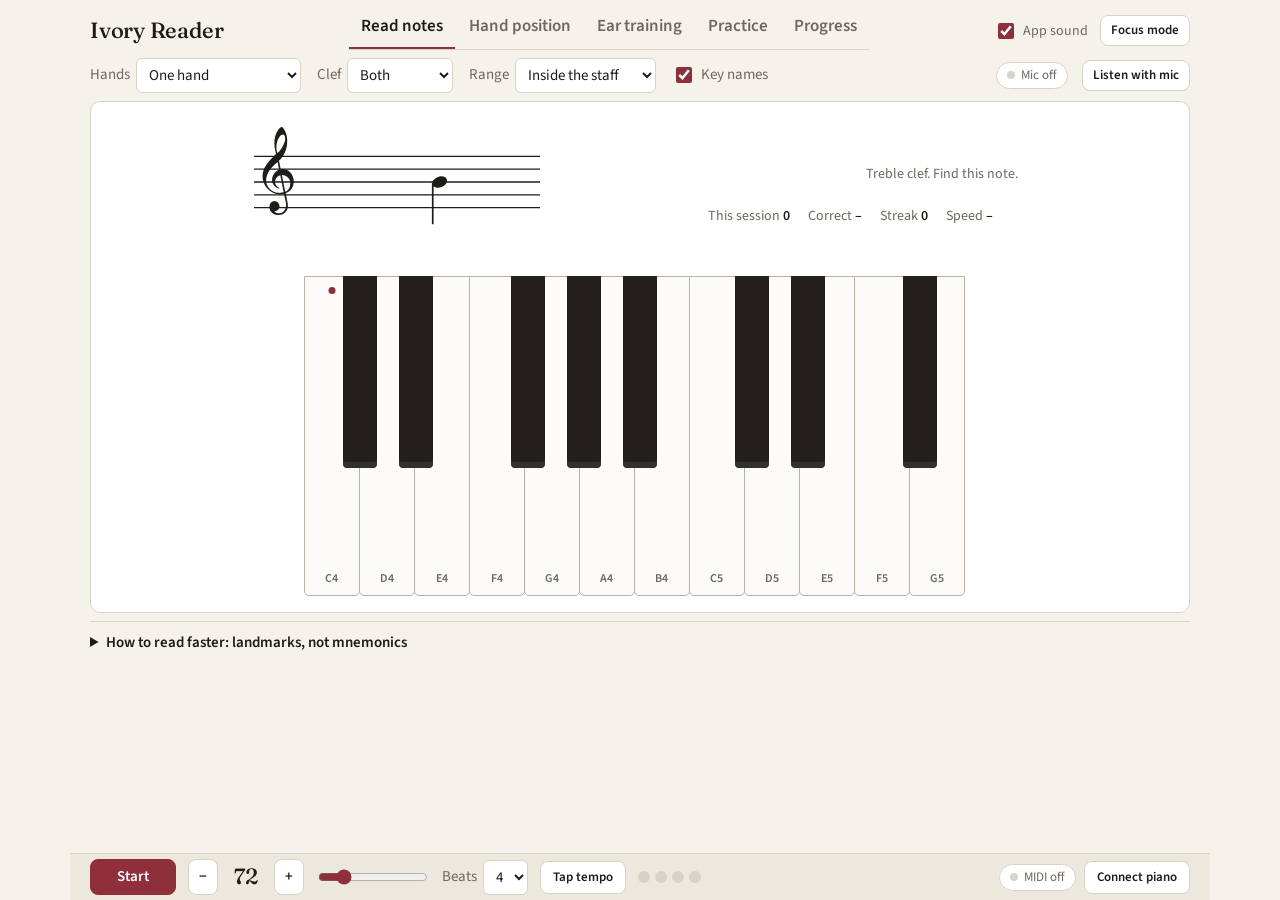
<file: index.html>
<!doctype html>
<html lang="en">
<head>
<meta charset="utf-8">
<meta name="viewport" content="width=device-width, initial-scale=1, viewport-fit=cover">
<meta name="apple-mobile-web-app-capable" content="yes">
<meta name="mobile-web-app-capable" content="yes">
<meta name="apple-mobile-web-app-status-bar-style" content="default">
<title>Ivory Reader</title>
<link rel="stylesheet" href="./fonts/fonts.css">
<link rel="manifest" href="./manifest.webmanifest">
<link rel="icon" href="./icons/favicon-32.png" sizes="32x32">
<link rel="apple-touch-icon" href="./icons/apple-touch-icon.png">
<meta name="apple-mobile-web-app-title" content="Ivory">
<meta name="application-name" content="Ivory Reader">
<meta name="theme-color" content="#F5F2EB" media="(prefers-color-scheme: light)">
<meta name="theme-color" content="#15130F" media="(prefers-color-scheme: dark)">
<style>
:root{
  --gx:16px;
  --bg:#F5F2EB; --surface:#FFFFFF; --ink:#1E1C18; --muted:#6E685E; --line:#D9D3C7;
  --accent:#8E2F3A; --accent-ink:#FFFFFF; --soft:#F1E4E4;
  --good:#2E7A4E; --good-soft:#DDEFE3; --bad:#B4432D; --bad-soft:#F6E1DA;
  --white-key:#FCFBF7; --white-key-down:#E7E1D3; --white-key-edge:#B9B2A4; --black-key:#221F1C; --black-key-down:#3A3531;
  --hint:#F3D9A8; --left:#2C5F8A; --right:#8E2F3A; --dock:#EDE8DE;
  --font-display:"Fraunces","Iowan Old Style","Georgia",serif;
  --font-body:"Source Sans 3","Segoe UI","Helvetica Neue",Arial,sans-serif;
  --font-music:"Noto Music","Bravura","Segoe UI Symbol","Apple Symbols",serif;
}
@media (prefers-color-scheme: dark){
  :root:not([data-theme="light"]){
    --bg:#15130F; --surface:#201D18; --ink:#EEE8DC; --muted:#A39B8C; --line:#3A352C;
    --accent:#D6717C; --accent-ink:#1A0A0D; --soft:#3A2427;
    --good:#6FC48F; --good-soft:#1E3A2A; --bad:#E5896F; --bad-soft:#452118;
    --white-key:#E9E3D6; --white-key-down:#CFC7B7; --white-key-edge:#8B8375; --black-key:#0E0D0B; --black-key-down:#2A2622;
    --hint:#6E5A2B; --left:#7EB2DD; --right:#D6717C; --dock:#1B1916;
  }
}
:root[data-theme="dark"]{
  --bg:#15130F; --surface:#201D18; --ink:#EEE8DC; --muted:#A39B8C; --line:#3A352C;
  --accent:#D6717C; --accent-ink:#1A0A0D; --soft:#3A2427;
  --good:#6FC48F; --good-soft:#1E3A2A; --bad:#E5896F; --bad-soft:#452118;
  --white-key:#E9E3D6; --white-key-down:#CFC7B7; --white-key-edge:#8B8375; --black-key:#0E0D0B; --black-key-down:#2A2622;
  --hint:#6E5A2B; --left:#7EB2DD; --right:#D6717C; --dock:#1B1916;
}
@supports (padding: max(0px)){:root{--gx:max(16px, env(safe-area-inset-left))}}
*{box-sizing:border-box}
/* Several layout rules below set display on elements the app hides with the
   hidden property (a control that does not apply to the current drill, the
   letter row, the mic row); without this they would out-specify the browser's
   own [hidden] rule and stay on screen. */
[hidden]{display:none!important}
html,body{height:100%}
body{margin:0;background:var(--bg);color:var(--ink);font-family:var(--font-body);font-size:17px;line-height:1.45;padding:0 var(--gx);padding-block:0;touch-action:manipulation;-webkit-tap-highlight-color:transparent;overscroll-behavior:none}
.app{min-height:100dvh;display:flex;flex-direction:column;max-width:1100px;margin:0 auto}
main{flex:1 1 auto;padding-bottom:16px}
header.top{display:flex;align-items:center;justify-content:space-between;gap:12px 20px;padding-block:14px 8px;flex-wrap:wrap}
h1{font-family:var(--font-display);font-weight:500;font-size:28px;margin:0;letter-spacing:-.01em;white-space:nowrap}
h1 small{font-family:var(--font-body);font-size:13px;color:var(--muted);margin-left:10px;font-weight:400;white-space:normal}
h2{font-family:var(--font-display);font-weight:500;font-size:22px;margin:0 0 6px;text-wrap:balance}
h3{font-size:13px;text-transform:uppercase;letter-spacing:.08em;color:var(--muted);margin:0 0 8px;font-weight:600}
p{margin:0 0 10px;max-width:62ch}
.muted{color:var(--muted)}
.small{font-size:14px}
nav{display:flex;gap:2px;border-bottom:1px solid var(--line);margin-bottom:14px;overflow-x:auto}
nav button{background:none;border:0;border-bottom:3px solid transparent;color:var(--muted);font:inherit;font-weight:600;padding:8px 12px;cursor:pointer;margin-bottom:-1px;white-space:nowrap}
nav button[aria-selected="true"]{color:var(--ink);border-bottom-color:var(--accent)}
button:focus-visible,select:focus-visible,input:focus-visible,textarea:focus-visible{outline:2px solid var(--accent);outline-offset:2px}
.panel{display:none}.panel.active{display:block}
.card{background:var(--surface);border:1px solid var(--line);border-radius:10px;padding:14px 16px}
.row{display:flex;gap:10px 14px;flex-wrap:wrap;align-items:center}
.controls{display:flex;gap:10px 16px;flex-wrap:wrap;align-items:center;margin-bottom:12px}
.controls label,.dock label,.ctl label{display:flex;gap:6px;align-items:center;font-size:15px;color:var(--muted)}
select,input[type="number"],input[type="text"]{font:inherit;font-size:15px;padding:5px 8px;border:1px solid var(--line);border-radius:6px;background:var(--surface);color:var(--ink)}
input[type="checkbox"]{accent-color:var(--accent);width:16px;height:16px}
input[type="range"]{accent-color:var(--accent)}
textarea{font:13px/1.5 ui-monospace,SFMono-Regular,Menlo,Consolas,monospace;width:100%;min-height:150px;padding:8px;border:1px solid var(--line);border-radius:6px;background:var(--surface);color:var(--ink);resize:vertical}
.btn{font:inherit;font-weight:600;font-size:15px;padding:8px 14px;border-radius:8px;border:1px solid var(--line);background:var(--surface);color:var(--ink);cursor:pointer;white-space:nowrap}
.btn.primary{background:var(--accent);color:var(--accent-ink);border-color:var(--accent)}
.btn.danger{color:var(--bad)}
.btn.sm{font-size:13px;padding:5px 10px}
.btn:disabled{opacity:.5;cursor:default}
.pill{display:inline-flex;align-items:center;gap:6px;font-size:13px;padding:3px 10px;border-radius:999px;border:1px solid var(--line);color:var(--muted);background:var(--surface)}
.pill::before{content:"";width:8px;height:8px;border-radius:50%;background:var(--line)}
.pill.on{color:var(--ink)}.pill.on::before{background:var(--good)}
.pill.err::before{background:var(--bad)}

/* staff (flashcards) */
.staffbox{display:flex;justify-content:center;padding-block:4px}
svg.staff{width:100%;max-width:420px;height:auto;display:block}
svg.staff.staff-off{display:none}
svg .ln{stroke:var(--ink);stroke-width:1.2}
svg .clef,svg .glyph{font-family:var(--font-music);fill:var(--ink)}
svg .note{fill:var(--ink)}
svg .note.hollow{fill:none;stroke:var(--ink);stroke-width:1.8}
svg .stem{stroke:var(--ink);stroke-width:1.6}
svg .flag{fill:var(--ink)}
svg .tie{fill:none;stroke:var(--ink);stroke-width:1.4}
svg .rest{fill:var(--ink)}
svg text.txt{font-family:var(--font-body);fill:var(--muted);font-size:11px}
svg text.ts{font-family:var(--font-display);font-weight:700;fill:var(--ink);font-size:23px}
svg g.cur .note{fill:var(--accent)}
svg g.cur .note.hollow{fill:none;stroke:var(--accent)}
svg g.cur .stem,svg g.cur .flag{stroke:var(--accent);fill:var(--accent)}
svg g.cur .rest,svg g.cur .glyph{fill:var(--accent)}
svg text.jp{font-family:var(--font-body);font-weight:600;font-size:15px;fill:var(--ink)}
svg circle.jp{fill:var(--ink)}
svg text.jp tspan.jpacc{font-size:10px}
svg .jp.tied{opacity:.35}
svg text.jp.rest{fill:var(--muted);font-weight:400}
svg g.cur text.jp,svg g.cur circle.jp{fill:var(--accent)}
svg text.fing{font-family:var(--font-body);font-weight:700;font-size:12px}
svg text.fing.R{fill:var(--right)}svg text.fing.L{fill:var(--left)}
svg rect.hit{fill:transparent;cursor:pointer}
svg g.tapped .note{fill:var(--accent)}
svg g.tapped .note.hollow{fill:none;stroke:var(--accent)}
svg g.tapped text.jp,svg g.tapped circle.jp{fill:var(--accent)}
.kb .w.tap{background:var(--hint)}.kb .b.tap{background:#8A6A2A}
.kb .b .fg{position:absolute;left:50%;bottom:8px;transform:translateX(-50%);width:20px;height:20px;border-radius:50%;color:#fff;font-size:12px;font-weight:700;display:flex;align-items:center;justify-content:center}
.kb .w .fg.tapf{bottom:30px}
svg .cursor{fill:var(--accent);opacity:.12}
svg .playhead{stroke:var(--accent);stroke-width:2;opacity:.5;stroke-linecap:round;pointer-events:none}
.feedback{min-height:52px;text-align:center;font-size:18px;display:flex;flex-direction:column;justify-content:center;align-items:center;gap:2px}
.feedback .big{font-family:var(--font-display);font-size:26px;font-weight:700}
.feedback.good .big{color:var(--good)}
.feedback.bad .big{color:var(--bad)}
.feedback .hint{font-size:14px;color:var(--muted)}

/* keyboard */
.kbwrap{overflow-x:auto;padding-block:6px 4px}
.kb{position:relative;display:flex;height:150px;user-select:none;-webkit-user-select:none;touch-action:manipulation;margin:0 auto}
.kb .w{position:relative;flex:0 0 var(--kw);height:100%;background:var(--white-key);border:1px solid var(--white-key-edge);border-radius:0 0 5px 5px;cursor:pointer;display:flex;align-items:flex-end;justify-content:center;padding-bottom:8px;font-size:12px;color:var(--muted);font-weight:600;font-variant-numeric:tabular-nums}
.kb .w+.w{margin-left:-1px}
.kb .b{position:absolute;top:0;width:calc(var(--kw) * .6);height:60%;background:var(--black-key);border-radius:0 0 4px 4px;z-index:2;cursor:pointer;box-shadow:inset 0 -6px 0 rgba(255,255,255,.08)}
.kb .w.middle::before{content:"";position:absolute;top:10px;left:50%;width:7px;height:7px;border-radius:50%;background:var(--accent);transform:translateX(-50%)}
.kb .w.down{background:var(--white-key-down)}
.kb .b.down{background:var(--black-key-down)}
.kb .w.want{background:var(--hint)}.kb .b.want{background:#8A6A2A}
.kb .good{background:var(--good)!important;color:#fff}
.kb .bad{background:var(--bad)!important;color:#fff}
.kb .w .fg{position:absolute;left:50%;transform:translateX(-50%);width:24px;height:24px;border-radius:50%;color:#fff;font-size:13px;font-weight:700;display:flex;align-items:center;justify-content:center}
.kb .fg.L{background:var(--left)}.kb .fg.R{background:var(--right)}

.lg{display:inline}.sm-l{display:none}
.letters{display:none;gap:6px;margin:2px 0 4px}
.letters button{flex:1 1 0;min-width:0;font-family:var(--font-display);font-size:20px;font-weight:700;padding:12px 0;border-radius:8px;border:1px solid var(--line);background:var(--surface);color:var(--ink);cursor:pointer}
.letters button.good{background:var(--good);border-color:var(--good);color:#fff}
.letters button.bad{background:var(--bad);border-color:var(--bad);color:#fff}
@media (max-width: 760px){
  .lg{display:none}.sm-l{display:inline}
  nav button{padding:9px 10px}
  .letters{display:flex}
}
.statline{display:flex;gap:14px 18px;flex-wrap:wrap;font-size:14px;color:var(--muted);font-variant-numeric:tabular-nums;margin-top:8px}
.statline b{color:var(--ink);font-weight:600}
.keyhint{font-size:13px;color:var(--muted);margin-top:8px}
kbd{font-family:inherit;border:1px solid var(--line);border-bottom-width:2px;border-radius:4px;padding:0 5px;font-size:12px;background:var(--surface)}
details{margin-top:12px;border-top:1px solid var(--line);padding-top:10px}
summary{cursor:pointer;font-weight:600;font-size:15px}
.mnem{display:grid;grid-template-columns:repeat(auto-fit,minmax(220px,1fr));gap:12px;margin-top:10px}
.mnem div{font-size:15px}
.mnem b{display:block;font-size:13px;text-transform:uppercase;letter-spacing:.06em;color:var(--muted)}

/* ear training */
.earstatus{text-align:center;font-size:15px;color:var(--muted);min-height:22px}
.earstatus b{color:var(--ink)}
.choices{display:flex;flex-wrap:wrap;gap:8px;justify-content:center;margin:10px 0 4px}
.choices button{flex:0 1 auto;min-width:84px;padding:8px 12px;border-radius:8px;border:1px solid var(--line);background:var(--surface);color:var(--ink);font:inherit;cursor:pointer;display:flex;flex-direction:column;align-items:center;gap:1px;line-height:1.2}
.choices button b{font-family:var(--font-display);font-size:19px;font-weight:700}
.choices button span{font-size:12px;color:var(--muted)}
.choices button.good{background:var(--good);border-color:var(--good);color:#fff}
.choices button.bad{background:var(--bad);border-color:var(--bad);color:#fff}
.choices button.good span,.choices button.bad span{color:rgba(255,255,255,.85)}
/* Two answers instead of thirteen: make them targets worth their odds. */
.choices.two-up button{min-width:150px;padding:14px 18px}
.choices.two-up button b{font-size:21px}
/* Ear lessons: a numbered path, one row a lesson, checkpoints tinted. */
.lessons{display:flex;flex-direction:column;gap:8px}
.lessons button{display:grid;grid-template-columns:34px 1fr auto;gap:2px 12px;align-items:center;text-align:left;width:100%;padding:10px 12px;border-radius:10px;border:1px solid var(--line);background:var(--surface);color:var(--ink);font:inherit;cursor:pointer}
.lessons button:hover{border-color:var(--muted)}
.lessons .dot{grid-row:span 2;width:30px;height:30px;border-radius:50%;display:flex;align-items:center;justify-content:center;font-weight:700;font-size:14px;background:var(--bg);color:var(--muted);border:1px solid var(--line)}
.lessons .done .dot{background:var(--good);border-color:var(--good);color:#fff}
.lessons .t{font-weight:600;font-size:16px}
.lessons .s{grid-column:2;font-size:13px;color:var(--muted)}
.lessons .st{grid-row:span 2;font-size:15px;letter-spacing:1px;color:var(--line);white-space:nowrap}
.lessons .st i{font-style:normal;color:var(--accent)}
.lessons .check{background:var(--soft)}
.lessons .tag{display:inline-block;margin-right:6px;font-size:10px;font-weight:700;letter-spacing:.08em;text-transform:uppercase;color:var(--accent)}
.lessons .next{border-color:var(--accent);box-shadow:0 0 0 1px var(--accent)}
.lessonbar{display:flex;align-items:center;gap:10px;margin-bottom:8px}
.lessonbar b{flex:1;font-family:var(--font-display);font-size:18px;min-width:0;overflow:hidden;text-overflow:ellipsis;white-space:nowrap}
.lessonbar span{font-size:14px;color:var(--muted);font-variant-numeric:tabular-nums}
.lprog{height:6px;border-radius:3px;background:var(--line);overflow:hidden;margin-bottom:10px}
.lprog i{display:block;height:100%;width:0;background:var(--accent);transition:width .25s}
.tricks{display:flex;flex-wrap:wrap;gap:6px;justify-content:center;margin:0 0 10px}
.tricks .lab{width:100%;text-align:center;font-size:11px;font-weight:700;letter-spacing:.08em;text-transform:uppercase;color:var(--muted)}
.tricks button{font:inherit;font-size:13px;padding:5px 10px;border-radius:999px;border:1px solid var(--line);background:var(--bg);color:var(--ink);cursor:pointer}
.tricks button b{color:var(--accent);margin-right:4px}
.lresult{text-align:center;padding:18px 0 8px}
.lresult .stars{font-size:34px;letter-spacing:4px;color:var(--line)}
.lresult .stars i{font-style:normal;color:var(--accent)}
.lresult .score{font-family:var(--font-display);font-size:24px;font-weight:700;margin-top:4px}
.lresult p{color:var(--muted);margin:6px 0 14px}
.lresult .row{justify-content:center;gap:8px;flex-wrap:wrap}
@media (max-width: 760px){
  .choices{gap:6px}
  .choices button{min-width:74px;padding:10px 6px}
  .choices button span{display:none}
  .choices button b{font-size:18px}
  .choices.two-up button{flex:1 1 0;min-width:0}
}

/* hand tab */
.legend{display:flex;gap:16px;flex-wrap:wrap;font-size:14px;margin:8px 0 4px}
.legend span::before{content:"";display:inline-block;width:12px;height:12px;border-radius:50%;margin-right:6px;vertical-align:-1px}
.legend .L::before{background:var(--left)}.legend .R::before{background:var(--right)}
.checklist{list-style:none;padding:0;margin:0;display:grid;gap:8px}
.checklist li{display:flex;gap:10px;align-items:flex-start;font-size:15px}
.checklist li::before{content:"";flex:0 0 8px;height:8px;border-radius:50%;background:var(--accent);margin-top:9px}
.fingers{display:flex;gap:8px;justify-content:center;margin:12px 0}
.fingers button{width:54px;height:54px;border-radius:50%;font-family:var(--font-display);font-size:22px;font-weight:700;border:2px solid var(--line);background:var(--surface);color:var(--ink);cursor:pointer}
.fingers button.good{background:var(--good);border-color:var(--good);color:#fff}
.fingers button.bad{background:var(--bad);border-color:var(--bad);color:#fff}
.two{display:grid;grid-template-columns:1fr 1fr;gap:14px;margin-top:14px}
@media (max-width:640px){.two{grid-template-columns:1fr}}

/* practice */
.score{overflow:auto;background:var(--surface);border:1px solid var(--line);border-radius:10px;padding:6px 4px;max-height:52vh}
.score svg{display:block;width:100%;height:auto}
.pstatus{display:flex;gap:10px 18px;flex-wrap:wrap;align-items:center;font-size:15px;margin:8px 0 4px;min-height:26px}
.pstatus .now{font-family:var(--font-display);font-size:20px;font-weight:700}
.pstatus .now.good{color:var(--good)}.pstatus .now.bad{color:var(--bad)}
.errs{color:var(--bad);font-size:14px;white-space:pre-wrap}
/* practice toolbar: one row. Options holds the set-once settings. */
.ptools{gap:8px 10px}
.ptools #piece{max-width:240px;min-width:0}
.ptools .pgo{margin-left:auto;gap:8px}
/* the button says whether the mic is on; the pill only shows up to explain a failure */
.ptools .mic-pill:not(.err){display:none}
.mic-btn.on::before{content:"";display:inline-block;width:8px;height:8px;border-radius:50%;background:var(--good);margin-right:6px;vertical-align:1px}
details.popover{position:relative;margin:0;border:0;padding:0}
details.popover>summary{list-style:none;display:inline-block}
details.popover>summary::-webkit-details-marker{display:none}
details.popover>summary::after{content:"\25BE";margin-left:6px;font-size:11px}
details.popover[open]>summary{background:var(--soft)}
details.popover .pop{position:absolute;top:calc(100% + 6px);left:0;z-index:20;display:grid;gap:12px;min-width:210px;padding:12px 14px;background:var(--surface);border:1px solid var(--line);border-radius:10px;box-shadow:0 8px 24px rgba(0,0,0,.25)}
.photo{display:flex;gap:12px;flex-wrap:wrap;align-items:flex-start}
.photo img{max-width:220px;max-height:180px;border-radius:6px;border:1px solid var(--line)}
.notation-help{font-size:14px;color:var(--muted)}
.notation-help code{font-family:ui-monospace,Menlo,Consolas,monospace;font-size:12.5px;background:var(--bg);padding:1px 4px;border-radius:3px}
.ai-out{font-size:14px;white-space:pre-wrap;color:var(--muted);max-height:140px;overflow:auto}

/* progress */
.grid{display:grid;grid-template-columns:repeat(auto-fill,minmax(62px,1fr));gap:6px;margin-top:8px}
.cell{border-radius:6px;padding:6px 4px;text-align:center;font-size:13px;background:var(--surface);border:1px solid var(--line);font-variant-numeric:tabular-nums}
.cell b{display:block;font-size:15px}
.cell.none{color:var(--muted)}
.cell.lo{background:var(--bad-soft);border-color:transparent}
.cell.mid{background:var(--soft);border-color:transparent}
.cell.hi{background:var(--good-soft);border-color:transparent}
.tiles{display:grid;grid-template-columns:repeat(auto-fit,minmax(140px,1fr));gap:10px;margin-bottom:14px}
.tile{padding:12px 14px;border:1px solid var(--line);border-radius:8px;background:var(--surface)}
.tile b{display:block;font-family:var(--font-display);font-size:28px;font-weight:500;font-variant-numeric:tabular-nums;line-height:1.1}
.tile span{font-size:13px;color:var(--muted)}
table.pt{width:100%;border-collapse:collapse;font-size:14px;font-variant-numeric:tabular-nums}
table.pt th{text-align:left;font-size:12px;text-transform:uppercase;letter-spacing:.06em;color:var(--muted);font-weight:600;padding:4px 6px;border-bottom:1px solid var(--line)}
table.pt td{padding:6px;border-bottom:1px solid var(--line)}

/* metronome + midi dock */
.dock{position:sticky;bottom:0;background:var(--dock);border-top:1px solid var(--line);margin:0 calc(-1 * var(--gx));padding:8px var(--gx);padding-bottom:max(8px, env(safe-area-inset-bottom));display:flex;gap:10px 18px;align-items:center;flex-wrap:wrap;z-index:5}
.dock .bpm{display:flex;align-items:center;gap:6px}
.dock .bpm b{font-family:var(--font-display);font-size:26px;font-weight:500;min-width:52px;text-align:center;font-variant-numeric:tabular-nums}
.dock .bpm .btn{padding:6px 10px}
.dock input[type="range"]{width:140px}
.lights{display:flex;gap:5px}
.lights i{width:12px;height:12px;border-radius:50%;background:var(--line);display:block}
.lights i.on{background:var(--accent)}
.lights i.acc.on{background:var(--good)}
.dock .spacer{flex:1 1 auto}
.dock .midi{display:flex;align-items:center;gap:8px;font-size:13px;color:var(--muted)}

/* pointer:coarse comes before the landscape-tablet block below so that, on a
   touchscreen tablet in landscape (both match), the tablet block's taller,
   more specific .kb height wins the cascade instead of this general one. */
@media (pointer: coarse){
  /* Keys need to be tall enough for a whole hand to rest across them, thumb to
     middle finger, the way a real piano key is much deeper than it is wide. */
  .kb{height:260px}
  .kb .w{font-size:13px;padding-bottom:14px}
  .keyhint{display:none}
  .btn{padding:10px 16px}
  .dock .bpm .btn{padding:8px 14px}
  nav button{padding:10px 14px}
}
/* landscape tablet: one screen, no scrolling to reach the keyboard.
   The score is capped tighter here (vs. the old 40vh) so a much taller
   keyboard still fits in one screen alongside it. */
@media (orientation: landscape) and (min-width: 640px){
  :root{--gx:20px}
  @supports (padding: max(0px)){:root{--gx:max(20px, env(safe-area-inset-left))}}
  header.top{padding-block:6px 2px}
  h1{font-size:22px}
  h1 small{display:none}
  nav{margin-bottom:6px}
  .controls{margin-bottom:8px}
  .dock{padding:5px var(--gx);padding-bottom:max(5px, env(safe-area-inset-bottom));gap:6px 12px}
  .dock .bpm b{font-size:22px;min-width:44px}
  .dock input[type="range"]{width:110px}
  .dock .btn{padding:6px 12px}
  .keyhint{display:none}
  .read-grid .statline{margin-top:0}
  .read-grid{display:grid;grid-template-columns:5fr 4fr;gap:8px 20px;align-items:center}
  .read-grid .staffbox{grid-row:1}
  .read-grid .side{grid-row:1;display:flex;flex-direction:column;gap:8px}
  .read-grid .kbwrap{grid-column:1 / -1}
  .kb{height:320px}
  svg.staff{max-width:320px}
  .feedback{min-height:48px}
  .score{max-height:26vh}
  .two{gap:12px}
  .card{padding:12px 14px}
  details.compact{margin-top:8px}
}
:fullscreen body,:-webkit-full-screen body{background:var(--bg)}
/* practice lock: the page holds at exactly one screen with no scroll while
   practicing a song. The keyboard and controls keep their natural height;
   only the sheet music (already its own internally-scrolling box) flexes to
   take whatever's left, so nothing is ever clipped off-screen. Gated to
   screens tall enough to fit the keyboard at full height plus the rest of
   the practice UI; a short screen (a phone in landscape) keeps ordinary
   scrolling instead, so the keyboard can never end up clipped off-screen. */
@media (min-height: 480px){
  body.lock-scroll{overflow:hidden}
  body.lock-scroll,body.lock-scroll .app{height:100dvh}
  body.lock-scroll .app{overflow:hidden}
  body.lock-scroll main{overflow:hidden;min-height:0}
  body.lock-scroll #panel-practice.active{display:flex;flex-direction:column;height:100%;min-height:0}
  body.lock-scroll #panel-practice.active>.controls,
  body.lock-scroll #panel-practice.active>.pstatus,
  body.lock-scroll #panel-practice.active>.kbwrap{flex:0 0 auto}
  body.lock-scroll #panel-practice.active>.score{flex:1 1 auto;min-height:70px;max-height:none}
  body.lock-scroll #panel-practice.active>details{display:none}
}
/* Practice on a landscape tablet: every row above the score is height the
   bass staff does not get, so the header and toolbar sit as tight as they can. */
@media (orientation: landscape) and (min-width: 640px) and (min-height: 480px){
  body.lock-scroll header.top{padding-block:4px 0}
  body.lock-scroll nav{margin-bottom:6px}
  body.lock-scroll nav button{padding-block:6px}
  body.lock-scroll #panel-practice .controls{margin-bottom:6px}
  body.lock-scroll .pstatus{margin:4px 0 0;min-height:22px}
}
/* focus mode: hide secondary chrome and give the keyboard more room */
.app.focus h1 small,.app.focus #mic-row,.app.focus details.compact{display:none}
.app.focus header.top{padding-block:6px 4px}
.app.focus .score{max-height:18vh}
.app.focus .kb{height:360px}
@media (max-width: 760px) and (orientation: portrait){
  .app.focus .kb{height:190px}
}
/* Phone portrait: fit the staff, the answer row and the keys above the metronome bar.
   Placed after the coarse-pointer block so it wins on a phone, which is both. */
@media (max-width: 760px) and (orientation: portrait){
  .kb{height:160px}
  .keyhint{display:none}
  .card{padding:12px}
  h1{font-size:24px}
  h1 small{display:none}
  header.top{padding-block:10px 4px}
  .feedback{min-height:44px}
  .letters button{font-size:18px;padding:10px 0}
}
.overlay{position:fixed;inset:0;background:rgba(20,17,14,.55);display:flex;align-items:center;justify-content:center;padding:20px;z-index:50}
.overlay[hidden]{display:none!important}
.sheet{background:var(--surface);border:1px solid var(--line);border-radius:12px;padding:18px 20px;max-width:440px;width:100%;max-height:86vh;overflow:auto}
.sheet h2{margin-bottom:10px}
.sheet ol{margin:0 0 12px;padding-left:20px;font-size:15px}
.sheet li{margin-bottom:6px}
.sheet .step{font-size:13px;text-transform:uppercase;letter-spacing:.07em;color:var(--muted);font-weight:600;margin:14px 0 6px}
/* Practice keyboard: short, for tapping and for seeing where a note is, so the
   score keeps both staves and their numbers in view. It comes after every .kb
   rule above and is more specific, so it wins on tablets and phones alike. */
#panel-practice #kb-p{height:150px}
#panel-practice #kb-p .w{padding-bottom:6px;font-size:11px}
.app.focus #panel-practice #kb-p{height:220px}
@media (max-width: 760px) and (orientation: portrait){#panel-practice #kb-p{height:120px}}
@media (prefers-reduced-motion: no-preference){
  .kb .w,.kb .b{transition:background .1s}
}
</style>
</head>
<body>
<div class="app">
<header class="top">
  <h1>Ivory Reader<small>read, place, play</small></h1>
  <nav role="tablist">
    <button role="tab" aria-selected="true" data-tab="read" id="tab-read"><span class="lg">Read notes</span><span class="sm-l">Read</span></button>
    <button role="tab" aria-selected="false" data-tab="hand" id="tab-hand"><span class="lg">Hand position</span><span class="sm-l">Hands</span></button>
    <button role="tab" aria-selected="false" data-tab="ear" id="tab-ear"><span class="lg">Ear training</span><span class="sm-l">Ear</span></button>
    <button role="tab" aria-selected="false" data-tab="practice" id="tab-practice">Practice</button>
    <button role="tab" aria-selected="false" data-tab="progress" id="tab-progress">Progress</button>
  </nav>
  <span class="row" style="gap:12px"><label style="display:flex;gap:6px;align-items:center;font-size:14px;color:var(--muted)"><input type="checkbox" id="sound" checked> App sound</label><button class="btn sm" id="fs" title="Hide extra controls and enlarge the keyboard">Focus mode</button><button class="btn sm primary" id="install" hidden>Install</button></span>
</header>
<main>

<!-- READ -->
<section class="panel active" id="panel-read">
  <div class="controls">
    <label>Hands <select id="handsmode"><option value="1" selected>One hand</option><option value="2">Both hands together</option></select></label>
    <label id="clef-label">Clef <select id="clef"><option value="treble">Treble only</option><option value="bass">Bass only</option><option value="both" selected>Both</option></select></label>
    <label>Range <select id="range"><option value="staff">Inside the staff</option><option value="ledger">With ledger lines</option></select></label>
    <label><input type="checkbox" id="names" checked> Key names</label>
    <span class="row" style="margin-left:auto" id="mic-row"><span class="pill mic-pill" id="mic-pill">Mic off</span><button class="btn sm mic-btn" id="mic-btn">Listen with mic</button></span>
  </div>
  <div class="card read-grid">
    <div class="staffbox">
      <svg class="staff" id="staff" viewBox="0 0 300 132" role="img" aria-label="Staff showing the note to identify"></svg>
      <svg class="staff staff-off" id="staff2" viewBox="0 0 300 210" role="img" aria-label="Grand staff showing the right-hand and left-hand notes to play together"></svg>
    </div>
    <div class="side">
      <div class="feedback" id="feedback"><span class="hint">Find this note on the keyboard, or play it on your piano.</span></div>
      <div class="statline"><span>This session <b id="s-count">0</b></span><span>Correct <b id="s-acc">–</b></span><span>Streak <b id="s-streak">0</b></span><span>Speed <b id="s-time">–</b></span></div>
      <div class="keyhint" id="read-keyhint">Computer keys <kbd>A</kbd> to <kbd>G</kbd> answer by letter. Any key moves on after a mistake. <b>Listen with mic</b> answers by playing the note on a real piano, one note at a time, in a quiet room.</div>
    </div>
    <div class="letters" id="letters" role="group" aria-label="Answer with the note name">
      <button data-l="C">C</button><button data-l="D">D</button><button data-l="E">E</button><button data-l="F">F</button><button data-l="G">G</button><button data-l="A">A</button><button data-l="B">B</button>
    </div>
    <div class="kbwrap"><div class="kb" id="kb" role="group" aria-label="On-screen piano keyboard"></div></div>
  </div>
  <details class="compact">
    <summary>How to read faster: landmarks, not mnemonics</summary>
    <p class="muted" style="margin-top:8px">Rhymes work at first but they make you count. Memorise a few landmark notes, then read neighbours as "one above" or "one below" the landmark.</p>
    <div class="mnem">
      <div><b>Treble landmarks</b>Treble G sits on the line the clef curls around. Middle C hangs one ledger line below. Top-space G is where the staff ends.</div>
      <div><b>Bass landmarks</b>Bass F sits between the two dots of the clef. Middle C hangs one ledger line above. Bottom-line G is where the staff starts.</div>
      <div><b>Treble lines, if you must</b>E G B D F. Spaces spell F A C E.</div>
      <div><b>Bass lines, if you must</b>G B D F A. Spaces A C E G.</div>
    </div>
  </details>
</section>

<!-- HAND -->
<section class="panel" id="panel-hand">
  <div class="controls">
    <label>Position <select id="pos"><option value="c" selected>C position</option><option value="mc">Middle C position</option><option value="g">G position</option></select></label>
  </div>
  <div class="card">
    <h2 id="pos-title">C position</h2>
    <p id="pos-desc" class="muted"></p>
    <div class="legend"><span class="L">Left hand</span><span class="R">Right hand</span></div>
    <div class="kbwrap"><div class="kb" id="kb-hand" role="group" aria-label="Keyboard showing finger numbers"></div></div>
    <p class="muted small" style="margin-top:10px">Fingers are numbered the same on both hands: thumb 1, index 2, middle 3, ring 4, little finger 5. Tap a key to hear it.</p>
  </div>
  <div class="two">
    <div class="card">
      <h3>Before you play, check</h3>
      <ul class="checklist">
        <li>Sit tall, forearms level with the keys, elbows slightly in front of your body.</li>
        <li>Hand shape like holding a small orange. Knuckles up, fingers curved, play with fingertips.</li>
        <li>Wrist level, not dropped below the keys and not raised.</li>
        <li>Thumb plays on its side, on the corner of the nail. It does not lie flat.</li>
        <li>Shoulders down. If they creep up, stop and shake out your arms.</li>
        <li>Find middle C by feel: it is the white key just left of the two black keys nearest the maker's name.</li>
      </ul>
    </div>
    <div class="card">
      <h3>Finger drill</h3>
      <p class="muted" style="font-size:15px">Which finger plays this note in <b id="fd-pos">C position</b>, <b id="fd-hand">right hand</b>?</p>
      <div class="staffbox"><svg class="staff" id="staff-fd" viewBox="0 0 300 132" role="img" aria-label="Staff for the finger drill"></svg></div>
      <div class="fingers" id="fingers"><button data-f="1">1</button><button data-f="2">2</button><button data-f="3">3</button><button data-f="4">4</button><button data-f="5">5</button></div>
      <div class="feedback" id="fd-feedback"><span class="hint">Keys 1 to 5 on your computer work too.</span></div>
    </div>
  </div>
</section>

<!-- EAR -->
<section class="panel" id="panel-ear">
  <div class="controls">
    <label>Drill <select id="ear-drill"><option value="path" selected>Lessons</option><option value="note">Name the note</option><option value="interval">Name the interval</option><option value="hl">Higher or lower</option></select></label>
    <label id="ear-range-label">Range <select id="ear-range"><option value="five">Five keys, C to G</option><option value="oct" selected>One octave, C4 to C5</option><option value="two">Two octaves, C3 to C5</option></select></label>
    <label id="ear-keys-label">Keys <select id="ear-keys"><option value="white" selected>White keys only</option><option value="all">Every key, black ones too</option></select></label>
    <label id="ear-set-label" hidden>Intervals <select id="ear-set"><option value="fifths" selected>Fifths and octaves</option><option value="thirds">Thirds, fourths, fifths</option><option value="scale">Steps of the major scale</option><option value="all">Everything inside an octave</option></select></label>
    <label id="ear-dir-label" hidden>Played <select id="ear-dir"><option value="up" selected>One then the other, going up</option><option value="down">One then the other, going down</option><option value="harmonic">Both together</option><option value="mixed">Mixed</option></select></label>
    <label id="ear-gap-label" hidden>Gap <select id="ear-gap"><option value="wide" selected>Wide, six keys or more</option><option value="mid">Middle, three to five keys</option><option value="close">Close, one or two keys</option><option value="mixed">Mixed</option></select></label>
    <label id="ear-ref-label"><input type="checkbox" id="ear-ref" checked> Reference C first</label>
    <label id="ear-names-label"><input type="checkbox" id="ear-names" checked> Key names</label>
    <span class="row" style="margin-left:auto"><button class="btn" id="ear-replay">Replay</button><button class="btn primary" id="ear-next">New question</button></span>
  </div>
  <div class="card" id="ear-pathcard" hidden>
    <p class="muted small" style="margin:0 0 10px">Twenty questions a lesson. Two stars and you are ready for the next one; three is clean. Note and interval lessons play a C first, so your ear has a place to start; chords and scales move to a new root each time, so you hear the shape, not the pitch.</p>
    <div class="lessons" id="ear-lessons"></div>
  </div>
  <div class="card" id="ear-card">
    <div class="lessonbar" id="ear-lessonbar" hidden>
      <button class="btn sm" id="ear-back" type="button">‹ Lessons</button>
      <b id="ear-ltitle"></b>
      <span id="ear-lcount">0 / 20</span>
    </div>
    <div class="lprog" id="ear-lprogwrap" hidden><i id="ear-lprog"></i></div>
    <div class="tricks" id="ear-tricks" hidden></div>
    <div class="lresult" id="ear-result" hidden></div>
    <div class="earstatus" id="ear-status">Press <b>New question</b> to hear the first one.</div>
    <div class="feedback" id="ear-feedback"><span class="hint">Nothing is drawn on a staff here. The question is a sound, and the answer is in your ear.</span></div>
    <div class="statline"><span>This session <b id="e-count">0</b></span><span>Correct <b id="e-acc">–</b></span><span>Streak <b id="e-streak">0</b></span></div>
    <div class="choices" id="ear-choices" role="group" aria-label="Answer"></div>
    <div class="kbwrap" id="ear-kbwrap"><div class="kb" id="kb-ear" role="group" aria-label="Answer by tapping the key you heard"></div></div>
    <p class="muted small" id="ear-sound-warn" hidden style="margin:8px 0 0">There is nothing to hear: <b>App sound</b> is switched off in the header.</p>
    <div class="keyhint" id="ear-keyhint">Spacebar replays the question, <kbd>Enter</kbd> asks a new one. Any answer moves on after a mistake.</div>
  </div>
  <details class="compact">
    <summary>How to train your ear</summary>
    <p class="muted" style="margin-top:8px">Hearing pitch is comparison, not magic. Almost nobody names a note out of silence; what you are building is the ability to hear how far one note sits from another. So the drills give you a bearing and ask about the distance from it.</p>
    <div class="mnem">
      <div><b>Start here</b>Higher or lower with a wide gap. Then narrow the gap until one or two keys apart is still obvious.</div>
      <div><b>Then intervals</b>Fifths and octaves first, because they are hard to confuse with anything. Add thirds when those are automatic.</div>
      <div><b>Then the note</b>With <b>Reference C first</b> on, you hear the C, then the mystery note. Five keys is the beginner's range; widen it once you are past nine in ten.</div>
      <div><b>Sing it back</b>Hum the note before you answer. Matching it with your voice tells you more than guessing does, and it is what makes the interval stick.</div>
      <div><b>Little and often</b>Five minutes a day beats an hour on Sunday. Ears change slowly and they do not cram.</div>
      <div><b>Use the piano</b>Wrong answers replay with the answer revealed. Play that interval on your own piano straight away, while it is still in your head.</div>
    </div>
  </details>
</section>

<!-- PRACTICE -->
<section class="panel" id="panel-practice">
  <!-- One row: what to play, how to play it. The settings you set once and
       leave sit behind Options, so the score gets the height for both staves. -->
  <div class="controls ptools">
    <select id="piece" aria-label="Piece"></select>
    <select id="hands" aria-label="Hands"><option value="both">Both hands</option><option value="RH">Right hand</option><option value="LH">Left hand</option></select>
    <details class="popover" id="p-opts">
      <summary class="btn sm">Options</summary>
      <div class="pop">
        <label><input type="checkbox" id="showkeys" checked> Show next keys</label>
        <label><input type="checkbox" id="countin" checked> Count-in</label>
        <label><input type="checkbox" id="showline" checked> Moving line</label>
        <label><input type="checkbox" id="shownum"> Numbers (简谱)</label>
        <label><input type="checkbox" id="showfing" checked> Finger numbers</label>
      </div>
    </details>
    <span class="row" id="mic-row-p"><span class="pill mic-pill">Mic off</span><button class="btn sm mic-btn" data-off="Use mic">Use mic</button></span>
    <span class="row pgo">
      <button class="btn" id="btn-listen">Listen</button>
      <button class="btn" id="btn-play">Play along</button>
      <button class="btn primary" id="btn-wait">Wait mode</button>
    </span>
  </div>
  <div class="score" id="score"><svg id="score-svg"></svg></div>
  <div class="pstatus"><span class="now" id="p-now"></span><span class="muted" id="p-where"></span><span class="muted" id="p-mist"></span></div>
  <p class="muted small" id="mic-chord-hint" hidden style="margin:2px 0 0">Mic grades one note at a time. Chords in this piece won't be scored by mic — tap them, use MIDI, or turn Hands to one hand to avoid them.</p>
  <div class="kbwrap"><div class="kb" id="kb-p" role="group" aria-label="Practice keyboard"></div></div>
  <details class="compact">
    <summary>How Listen, Play along and Wait mode differ</summary>
    <p class="muted small" style="margin-top:8px"><b>Listen</b> plays the piece at the metronome tempo. <b>Play along</b> clicks through the piece at that tempo while you play; a key within a third of a beat counts as on time, and with one hand chosen the app plays the other. <b>Wait mode</b> lights the next keys and waits until you play every one of them. <b>Moving line</b> draws a line that rides the beat across the score in Listen and Play along; Wait mode has no clock, so it has no line. Slow is the point: the tempo is yours. Piano sound: Salamander Grand Piano by Alexander Holm, CC BY 3.0.</p>
  </details>

  <details id="add-piece">
    <summary>Add a piece: from a photo, or by typing the notation</summary>
    <div class="two">
      <div class="card" id="photo-card" hidden>
        <h3>From a photo of sheet music</h3>
        <p class="muted small">Take a clear, straight photo of one page, or one line at a time for best results. Claude reads the image and writes the notation below. It gets simple beginner pieces mostly right and dense music often wrong, so play through it once and fix anything that sounds off.</p>
        <div class="photo">
          <input type="file" id="photo-in" accept="image/*" capture="environment" style="font-size:14px">
          <img id="photo-prev" alt="" hidden>
        </div>
        <div class="row" style="margin-top:10px"><button class="btn primary" id="btn-transcribe" disabled>Transcribe</button><span class="muted small" id="ai-status"></span></div>
        <div class="ai-out" id="ai-out"></div>
      </div>
      <div class="card" id="nophoto-card">
        <h3>From a photo of sheet music</h3>
        <p class="muted small">Photo transcription works when this page is opened on claude.ai, where the page can ask Claude to read the image. In this copy, type the notation, or send the photo to Claude in chat and paste the notation it gives you.</p>
      </div>
      <div class="card">
        <h3>Notation</h3>
        <textarea id="notation" spellcheck="false"></textarea>
        <div class="row" style="margin-top:8px">
          <button class="btn primary" id="btn-load">Load and save</button>
          <button class="btn sm" id="btn-copy">Copy notation</button>
          <button class="btn sm" id="btn-paste">Paste</button>
          <button class="btn danger sm" id="btn-delete">Delete this piece</button>
          <span class="muted small" id="copy-status"></span>
        </div>
        <p class="muted small" style="margin-top:6px">This app has more than one copy (claude.ai and your GitHub Pages install), and each keeps its own saved pieces. To move a piece between them: <b>Copy notation</b> here, open the other copy, paste into its Notation box, then <b>Load and save</b> there.</p>
        <div class="errs" id="notation-errs"></div>
        <details class="compact"><summary>Format</summary>
          <div class="notation-help" style="margin-top:8px">
            <p>One line per setting, then one line per hand. Measures are separated by <code>|</code>.</p>
            <p><code>title: Ode to Joy</code> <code>time: 4/4</code> <code>key: C</code> <code>tempo: 72</code></p>
            <p><code>RH: E4/q E4/q F4/q G4/q | G4/q F4/q E4/q D4/q</code></p>
            <p>Note = pitch/length. Pitch: letter, optional <code>#</code> or <code>b</code>, octave (middle C is <code>C4</code>). Length: <code>w</code> whole, <code>h</code> half, <code>q</code> quarter, <code>e</code> eighth, <code>s</code> sixteenth, add <code>.</code> for dotted. Rest: <code>r/q</code>. Chord: <code>[C4 E4 G4]/h</code>. Tie to the next note: <code>C4/h~</code>. Notes without an accidental follow the key signature; write <code>n</code> for a natural, as in <code>F4n</code>. Triplet: <code>3(C4/e D4/e E4/e)</code>, three in the time of two. A second voice on the same staff, such as a note held under a moving line, goes on its own line, <code>RH2:</code> or <code>LH2:</code>, with the same bars and rests where it is silent.</p>
          </div>
        </details>
      </div>
    </div>
  </details>
</section>

<!-- PROGRESS -->
<section class="panel" id="panel-progress">
  <div class="tiles">
    <div class="tile"><b id="p-total">0</b><span>notes answered, all time</span></div>
    <div class="tile"><b id="p-acc">–</b><span>accuracy, all time</span></div>
    <div class="tile"><b id="p-recent">–</b><span>accuracy, last 50</span></div>
    <div class="tile"><b id="p-time">–</b><span>median seconds per note, last 50</span></div>
  </div>
  <div class="card">
    <h3>Treble clef, by note</h3>
    <div class="grid" id="grid-treble"></div>
    <h3 style="margin-top:18px">Bass clef, by note</h3>
    <div class="grid" id="grid-bass"></div>
    <p class="muted small" style="margin-top:14px">Each cell shows correct answers over attempts. Notes you miss come up more often in the drill until you get them right. Aim for green across the board and under two seconds a note before you widen the range.</p>
  </div>
  <div class="card" style="margin-top:14px">
    <h3>Ear training</h3>
    <div class="statline" style="margin:0 0 10px"><span>Answered <b id="e-total">0</b></span><span>Correct <b id="e-total-acc">–</b></span></div>
    <h3>Intervals</h3>
    <div class="grid" id="grid-int"></div>
    <h3 style="margin-top:18px">Single notes, by pitch</h3>
    <div class="grid" id="grid-earnote"></div>
    <p class="muted small" id="earnote-empty" hidden style="margin-top:8px">No single-note answers yet. <b>Ear training → Name the note</b> fills this in.</p>
    <p class="muted small" style="margin-top:14px">Higher or lower, by how far apart the two notes were: <span id="ear-hl-line">–</span>. The drills ask more often about whatever you have been missing, same as the reading flashcards.</p>
  </div>
  <div class="card" style="margin-top:14px">
    <h3>Pieces</h3>
    <table class="pt"><thead><tr><th>Piece</th><th>Runs finished</th><th>Wrong keys, last run</th><th>Last practised</th></tr></thead><tbody id="piece-rows"></tbody></table>
    <div class="row" style="margin-top:12px"><button class="btn danger" id="reset">Reset all progress</button><span class="muted" style="font-size:13px">Saved in this browser only.</span></div>
  </div>
</section>
</main>

<footer class="dock" aria-label="Metronome and MIDI">
  <button class="btn primary" id="met-toggle" style="min-width:86px">Start</button>
  <div class="bpm"><button class="btn" id="bpm-dn" aria-label="Slower">−</button><b id="bpm-val">72</b><button class="btn" id="bpm-up" aria-label="Faster">+</button></div>
  <input type="range" id="bpm-range" min="40" max="208" value="72" aria-label="Tempo">
  <label>Beats <select id="beats"><option>2</option><option>3</option><option selected>4</option><option>6</option></select></label>
  <button class="btn sm" id="tap">Tap tempo</button>
  <div class="lights" id="lights" aria-hidden="true"></div>
  <span class="spacer"></span>
  <div class="midi"><span class="pill" id="midi-pill">MIDI off</span><button class="btn sm" id="midi-btn">Connect piano</button></div>
</footer>
</div>

<div class="overlay" id="install-help" hidden>
  <div class="sheet" role="dialog" aria-modal="true" aria-labelledby="ih-title">
    <h2 id="ih-title">Install Ivory Reader</h2>
    <p class="muted small">Installing puts the app on your home screen, opens it without browser bars, and keeps it working with no signal.</p>
    <div class="step" id="ih-ios-step">On iPhone or iPad</div>
    <ol id="ih-ios">
      <li>Open this page in <b>Safari</b>. Chrome on iPhone cannot install it.</li>
      <li>Tap the <b>Share</b> button, the square with an arrow pointing up.</li>
      <li>Scroll down and tap <b>Add to Home Screen</b>.</li>
      <li>Tap <b>Add</b>. The icon appears on your home screen.</li>
    </ol>
    <div class="step">On Android</div>
    <ol id="ih-android">
      <li>Open this page in <b>Chrome</b>.</li>
      <li>Tap the <b>three dots</b> menu.</li>
      <li>Tap <b>Install app</b>, or <b>Add to Home screen</b>.</li>
    </ol>
    <p class="muted small">Your saved pieces and progress live in this browser. Installing keeps them; clearing the browser data removes them.</p>
    <div class="row"><button class="btn primary" id="ih-close">Close</button></div>
  </div>
</div>
<script>
/* Ivory Reader notation parser.
   Plain script, no DOM: build.sh inlines it before script.html, and the tests
   in test/ load it directly. It leaves one global, IvoryParse. */
(function(){
'use strict';
const SEMI={C:0,D:2,E:4,F:5,G:7,A:9,B:11};
const midi=(letter,oct)=>(oct+1)*12+SEMI[letter];
const SHARPS=['F','C','G','D','A','E','B'],FLATS=['B','E','A','D','G','C','F'];
const KEYS={'C':0,'G':1,'D':2,'A':3,'E':4,'B':5,'F#':6,'C#':7,'F':-1,'BB':-2,'EB':-3,'AB':-4,'DB':-5,'GB':-6,'CB':-7,
  'AM':0,'EM':1,'BM':2,'F#M':3,'C#M':4,'G#M':5,'D#M':6,'DM':-1,'GM':-2,'CM':-3,'FM':-4,'BBM':-5,'EBM':-6};
const DUR={w:4,h:2,q:1,e:0.5,s:0.25};
// Part names in score order. A "2" part is a second voice on the same staff as its hand.
const PARTS=['RH','RH2','LH','LH2'];
const PART_ALIAS={rh:'RH',right:'RH',r:'RH',treble:'RH',rh2:'RH2',right2:'RH2',r2:'RH2',treble2:'RH2',
  lh:'LH',left:'LH',l:'LH',bass:'LH',lh2:'LH2',left2:'LH2',l2:'LH2',bass2:'LH2'};
const handOf=part=>part.slice(0,2);

function keySig(name){
  const n=(name||'C').trim().replace(/\s+/g,'').replace(/minor$/i,'m').replace(/major$/i,'').toUpperCase();
  const k=KEYS[n];if(k===undefined)return null;
  const alt={};if(k>0)SHARPS.slice(0,k).forEach(l=>alt[l]=1);if(k<0)FLATS.slice(0,-k).forEach(l=>alt[l]=-1);
  return {count:k,alt};
}

// n notes in the time of the largest power of two below n: 3 in 2, 5 in 4, 6 in 4, 7 in 4.
function tupletRatio(n){let k=1;while(k*2<n)k*=2;return k/n;}

// Splits one bar into tokens, grouping "3( ... )" into a tuplet marker stream:
// yields {tok} for notes and {open:n} / {close:true} around a tuplet.
function tokenizeBar(text){
  const out=[];
  // a token is a [chord] plus its length, or any run of non-space characters
  (text.match(/\[[^\]]*\]\S*|\S+/g)||[]).forEach(raw=>{
    let s=raw;
    const o=s.match(/^(\d+)\((.*)$/);
    if(o){out.push({open:+o[1]});s=o[2];if(!s)return;}
    let closeAfter=false;
    if(s.endsWith(')')){closeAfter=true;s=s.slice(0,-1);}
    if(s)out.push({tok:s});
    if(closeAfter)out.push({close:true});
  });
  return out;
}

function parsePiece(text){
  const piece={title:'Untitled',time:[4,4],tempo:72,keyName:'C',parts:{},errors:[]};
  const partLines={};
  text.split(/\r?\n/).forEach(line=>{
    const m=line.match(/^\s*([A-Za-z]+\d?)\s*:\s*(.*)$/);if(!m)return;
    const k=m[1].toLowerCase(),v=m[2].trim();
    if(k==='title')piece.title=v||'Untitled';
    else if(k==='time'){const t=v.match(/^(\d+)\s*\/\s*(\d+)$/);if(t)piece.time=[+t[1],+t[2]];else piece.errors.push('Time signature should look like 4/4.');}
    else if(k==='tempo'){const n=parseInt(v,10);if(n>=20&&n<=300)piece.tempo=n;}
    else if(k==='key')piece.keyName=v||'C';
    else if(PART_ALIAS[k]){const p=PART_ALIAS[k];partLines[p]=(partLines[p]?partLines[p]+' | ':'')+v;}
  });
  const ks=keySig(piece.keyName);if(!ks){piece.errors.push(`Unknown key "${piece.keyName}", using C.`);piece.keyName='C';}
  piece.key=ks||{count:0,alt:{}};
  const beatsPerBar=piece.time[0]*4/piece.time[1];piece.beatsPerBar=beatsPerBar;
  // A second voice needs its first voice; if only the second is given, treat it as the first.
  ['RH','LH'].forEach(h=>{if(partLines[h+'2']&&!partLines[h]){piece.errors.push(`${h}2 needs an ${h} line too; reading it as ${h}.`);partLines[h]=partLines[h+'2'];delete partLines[h+'2'];}});
  // "@" then one finger per pitch (1 = thumb), in the order the pitches are written: E4/q@3, [C4 E4 G4]/h@135
  const tokRe=/^(?:\[([^\]]+)\]|([A-Ga-g][#bn]?\d)|(r))\/([whqes])(\.?)(~?)(?:@([1-5]+))?$/;
  function pitch(tok){
    const pm=tok.match(/^([A-Ga-g])([#bn]?)(\d)$/);if(!pm)return null;
    const letter=pm[1].toUpperCase(),acc=pm[2],oct=+pm[3];
    const alter=acc==='#'?1:acc==='b'?-1:acc==='n'?0:(piece.key.alt[letter]||0);
    const show=acc==='n'?(piece.key.alt[letter]?'♮':''):acc==='#'&&piece.key.alt[letter]!==1?'♯':acc==='b'&&piece.key.alt[letter]!==-1?'♭':'';
    return {m:midi(letter,oct)+alter,letter,oct,show};
  }
  PARTS.forEach(part=>{
    if(!partLines[part])return;
    const measures=partLines[part].split('|').map(s=>s.trim()).filter(s=>s.length);
    piece.parts[part]=measures.map((ms,mi)=>{
      const notes=[];let start=0;let tup=null;// {n,ratio,notes:[]}
      tokenizeBar(ms).forEach(item=>{
        if(item.open){
          if(tup)piece.errors.push(`${part} bar ${mi+1}: tuplet inside a tuplet is not supported.`);
          tup={n:item.open,ratio:tupletRatio(item.open),notes:[]};return;
        }
        if(item.close){
          if(!tup){piece.errors.push(`${part} bar ${mi+1}: ")" without a tuplet.`);return;}
          if(tup.notes.length){tup.notes[0].tuplet.first=true;tup.notes[tup.notes.length-1].tuplet.last=true;}
          tup=null;return;
        }
        const tok=item.tok,t=tok.match(tokRe);
        if(!t){piece.errors.push(`${part} bar ${mi+1}: cannot read "${tok}".`);return;}
        let dur=DUR[t[4]];if(t[5])dur*=1.5;
        if(tup)dur*=tup.ratio;
        const n={start,dur,dot:!!t[5],kind:t[4],tie:!!t[6],rest:!!t[3],pitches:[]};
        if(tup){n.tuplet={n:tup.n,first:false,last:false};tup.notes.push(n);}
        if(t[1]){t[1].trim().split(/\s+/).forEach(p=>{const r=pitch(p);if(r)n.pitches.push(r);else piece.errors.push(`${part} bar ${mi+1}: bad pitch "${p}" in chord.`);});}
        else if(t[2]){const r=pitch(t[2]);if(r)n.pitches.push(r);}
        if(!n.rest&&!n.pitches.length){piece.errors.push(`${part} bar ${mi+1}: "${tok}" has no pitch.`);return;}
        if(t[7]){
          if(n.rest||t[7].length!==n.pitches.length)piece.errors.push(`${part} bar ${mi+1}: "${tok}" needs one finger per note.`);
          else n.pitches.forEach((p,i)=>p.finger=+t[7][i]);
        }
        n.pitches.sort((a,b)=>a.m-b.m);notes.push(n);start+=dur;
      });
      if(tup)piece.errors.push(`${part} bar ${mi+1}: tuplet is not closed with ")".`);
      if(Math.abs(start-beatsPerBar)>0.001&&notes.length)piece.errors.push(`${part} bar ${mi+1} adds up to ${+start.toFixed(3)} beats, expected ${beatsPerBar}.`);
      return {notes,beats:start};
    });
  });
  if(!piece.parts.RH&&!piece.parts.LH)piece.errors.push('Add at least one line starting with RH: or LH:.');
  const nBars=Math.max(0,...PARTS.map(p=>piece.parts[p]?piece.parts[p].length:0));
  PARTS.forEach(part=>{if(piece.parts[part])while(piece.parts[part].length<nBars)piece.parts[part].push({notes:[{start:0,dur:beatsPerBar,kind:'w',rest:true,pitches:[]}],beats:beatsPerBar});});
  piece.nBars=nBars;
  // ties: mark the following note of the same pitch as a continuation
  PARTS.forEach(part=>{const bars=piece.parts[part];if(!bars)return;
    const flat=[];bars.forEach((b,mi)=>b.notes.forEach((n,ni)=>flat.push({n,mi,ni})));
    flat.forEach((x,i)=>{if(x.n.tie&&flat[i+1]&&!flat[i+1].n.rest){const nx=flat[i+1].n;const same=x.n.pitches.every(p=>nx.pitches.some(pp=>pp.m===p.m));if(same)nx.tiedFrom=true;else piece.errors.push(`${part} bar ${x.mi+1}: tie goes to a different pitch, treated as separate notes.`);}});
  });
  // timeline of onsets, all voices merged; beats rounded so 1/3 + 2/3 lands on the same key as 1
  const map=new Map();
  PARTS.forEach(part=>{const bars=piece.parts[part];if(!bars)return;bars.forEach((b,mi)=>b.notes.forEach((n,ni)=>{const on=Math.round((mi*beatsPerBar+n.start)*1e6)/1e6;if(!map.has(on))map.set(on,[]);map.get(on).push({part,mi,ni,n});}));});
  piece.onsets=[...map.keys()].sort((a,b)=>a-b).map(on=>({beat:on,items:map.get(on)}));
  piece.totalBeats=nBars*beatsPerBar;
  piece.handOf=handOf;
  return piece;
}

// Numbered notation (简谱), movable do: 1 is the major tonic of the key signature
// (a minor key reads from its relative major, so its tonic is 6), placed in
// octave 4, so in C, 1 is middle C. dots > 0 sit above the digit, < 0 below;
// acc is '#' or 'b' for a note outside the scale.
const MAJOR_TONIC={0:['C',0],1:['G',0],2:['D',0],3:['A',0],4:['E',0],5:['B',0],6:['F',1],7:['C',1],
  '-1':['F',0],'-2':['B',-1],'-3':['E',-1],'-4':['A',-1],'-5':['D',-1],'-6':['G',-1],'-7':['C',-1]};
const LETTERS='CDEFGAB',MAJ=[0,2,4,5,7,9,11];
function jianpu(p,keyCount){
  const [tl,ta]=MAJOR_TONIC[keyCount]||MAJOR_TONIC[0];
  const step=LETTERS.indexOf(p.letter)+p.oct*7-(LETTERS.indexOf(tl)+28);
  const deg=((step%7)+7)%7,dots=Math.floor(step/7);
  const diff=p.m-(midi(tl,4)+ta+MAJ[deg]+12*dots);
  return {num:String(deg+1),dots,acc:diff>0?'#'.repeat(diff):diff<0?'b'.repeat(-diff):''};
}

globalThis.IvoryParse={parsePiece,keySig,midi,SEMI,DUR,PARTS,SHARPS,FLATS,handOf,tupletRatio,jianpu};
})();
/* Ivory Reader play-along scorer.
   Pure timing logic, no DOM or audio: script.html drives it from the clock,
   and test/playalong.test.mjs drives it directly. Leaves one global, IvoryPlayAlong. */
(function(){
'use strict';
// onsets: [{beat, pitches:[midi]}] in beat order. tol: window either side of the beat.
class Scorer{
  constructor(onsets,opts){
    this.tol=(opts&&opts.tol)||0.34;
    this.onsets=onsets.map(o=>({beat:o.beat,pitches:o.pitches.slice(),left:new Set(o.pitches),closed:false}));
    this.hit=0;this.missed=0;this.wrong=0;
    this.total=this.onsets.reduce((a,o)=>a+o.pitches.length,0);
  }
  // Close every onset whose window has passed; unplayed keys there are missed.
  update(beat){
    this.onsets.forEach(o=>{if(!o.closed&&beat-o.beat>this.tol){o.closed=true;this.missed+=o.left.size;o.left.clear();}});
  }
  // Assign a key press to the earliest open onset that still wants it.
  press(m,beat){
    const o=this.onsets.find(o=>!o.closed&&Math.abs(beat-o.beat)<=this.tol&&o.left.has(m));
    if(!o){this.wrong++;return 'wrong';}
    o.left.delete(m);this.hit++;if(!o.left.size)o.closed=true;return 'hit';
  }
  // Onsets not yet closed and not yet fully played.
  remaining(){return this.onsets.filter(o=>!o.closed);}
  // The onset whose keys should be lit now: the earliest still open.
  next(){const o=this.onsets.find(o=>!o.closed);return o?{beat:o.beat,pitches:[...o.left]}:null;}
  done(){return this.onsets.every(o=>o.closed);}
  summary(){return {total:this.total,hit:this.hit,missed:this.missed,wrong:this.wrong};}
}
globalThis.IvoryPlayAlong={Scorer};
})();
/* Ivory Reader piano sound: sampled grand piano.
   Samples are the Salamander Grand Piano (Alexander Holm, CC BY 3.0), one
   recording every minor third from A1 to C7; other pitches play the nearest
   sample shifted by at most one semitone. Plain script, no DOM: the pure
   helpers are tested in test/piano.test.mjs. Leaves one global, IvoryPiano. */
(function(){
'use strict';
const SAMPLE_NAMES=['A1','C2','Ds2','Fs2','A2','C3','Ds3','Fs3','A3','C4','Ds4','Fs4','A4','C5','Ds5','Fs5','A5','C6','Ds6','Fs6','A6','C7'];
const SEMI={C:0,D:2,E:4,F:5,G:7,A:9,B:11};
// "Ds4" is D sharp 4: file names cannot hold a # character.
function nameToMidi(name){const m=name.match(/^([A-G])(s?)(\d)$/);if(!m)return null;return (+m[3]+1)*12+SEMI[m[1]]+(m[2]?1:0);}
function nearestSample(m,set){let best=set[0];for(const s of set)if(Math.abs(s-m)<Math.abs(best-m))best=s;return best;}
const rateFor=(m,sampleMidi)=>Math.pow(2,(m-sampleMidi)/12);

const player={buffers:new Map(),keys:[],ready:false,loading:null};
// source(name) resolves to an ArrayBuffer of the mp3; the caller decides whether
// that comes from a fetch (the site) or from embedded base64 (the claude.ai copy).
function load(ctx,source){
  if(player.loading)return player.loading;
  player.loading=Promise.all(SAMPLE_NAMES.map(async name=>{
    try{const ab=await source(name);const buf=await ctx.decodeAudioData(ab);player.buffers.set(nameToMidi(name),buf);}catch(e){}
  })).then(()=>{player.keys=[...player.buffers.keys()].sort((a,b)=>a-b);player.ready=player.keys.length>0;return player.ready;});
  return player.loading;
}
// Plays midi note m at time t for dur seconds, then a short natural release.
// Returns false when the samples are not loaded yet so the caller can fall back.
function noteAt(ctx,m,t,dur,dest,gain){
  if(!player.ready)return false;
  const s=nearestSample(m,player.keys),buf=player.buffers.get(s);
  const src=ctx.createBufferSource();src.buffer=buf;src.playbackRate.value=rateFor(m,s);
  const g=ctx.createGain(),v=gain==null?0.9:gain,end=t+Math.max(0.05,dur),rel=0.3;
  g.gain.setValueAtTime(v,t);g.gain.setValueAtTime(v,end);g.gain.exponentialRampToValueAtTime(0.0001,end+rel);
  src.connect(g);g.connect(dest||ctx.destination);src.start(t);src.stop(end+rel+0.05);
  return true;
}
globalThis.IvoryPiano={SAMPLE_NAMES,nameToMidi,nearestSample,rateFor,load,noteAt,get ready(){return player.ready;},get count(){return player.keys.length;}};
})();
/* Ivory Reader ear training: the pure parts of the listening drills — the
   interval table, the pools each drill draws from, and the weighted pick that
   brings back whatever you keep missing. No DOM, so test/ear.test.mjs loads it
   directly. Leaves one global, IvoryEar. */
(function(){
'use strict';
const SEMI={C:0,D:2,E:4,F:5,G:7,A:9,B:11};
const midi=(letter,oct)=>(oct+1)*12+SEMI[letter];
const isBlack=m=>[1,3,6,8,10].includes(m%12);

// Index is the distance in semitones, so INTERVALS[7] is the perfect fifth.
const INTERVALS=[
  {s:0,ab:'1',name:'Unison'},
  {s:1,ab:'m2',name:'Minor 2nd'},
  {s:2,ab:'M2',name:'Major 2nd'},
  {s:3,ab:'m3',name:'Minor 3rd'},
  {s:4,ab:'M3',name:'Major 3rd'},
  {s:5,ab:'P4',name:'Perfect 4th'},
  {s:6,ab:'TT',name:'Tritone'},
  {s:7,ab:'P5',name:'Perfect 5th'},
  {s:8,ab:'m6',name:'Minor 6th'},
  {s:9,ab:'M6',name:'Major 6th'},
  {s:10,ab:'m7',name:'Minor 7th'},
  {s:11,ab:'M7',name:'Major 7th'},
  {s:12,ab:'8ve',name:'Octave'}
];
// Ear training is a ladder: start with the three that are hard to confuse, add
// the thirds, then the rest of the scale, then the chromatic leftovers.
const INT_SETS={
  fifths:[0,7,12],
  thirds:[0,3,4,5,7,12],
  scale:[0,2,4,5,7,9,11,12],
  all:[0,1,2,3,4,5,6,7,8,9,10,11,12]
};
// Ranges for the name-the-note drill. Each starts on a C, which is also the
// reference note the drill can play first.
const RANGES={
  five:{lo:midi('C',4),hi:midi('G',4)},
  oct:{lo:midi('C',4),hi:midi('C',5)},
  two:{lo:midi('C',3),hi:midi('C',5)}
};
// Interval and higher-or-lower questions are rooted anywhere in the piano's
// middle, so neither note lands where the ear has no bearings.
const EAR_LO=midi('C',3),EAR_HI=midi('C',6);
// Gap sizes for higher-or-lower, in semitones. A close gap is the hard one.
const GAP_SETS={
  close:[1,2],
  mid:[3,4,5],
  wide:[6,7,8,9,10,11,12],
  mixed:[1,2,3,4,5,6,7,8,9,10,11,12]
};

function notePool(rangeKey,keys){
  const r=RANGES[rangeKey]||RANGES.oct,out=[];
  for(let m=r.lo;m<=r.hi;m++)if(keys==='all'||!isBlack(m))out.push(m);
  return out;
}
function intervalsIn(setKey){return (INT_SETS[setKey]||INT_SETS.all).map(s=>INTERVALS[s]);}
// Same shape as the reading drill's weighting: recent misses come back sooner,
// and something never asked outranks something already answered right.
function weightOf(stat){
  if(!stat||!stat.n)return 2;
  return 1+(stat.recent||[]).filter(x=>!x).length*3;
}
function pickWeighted(items,weight,rnd){
  if(!items.length)return null;
  const ws=items.map(weight);
  let r=(rnd||Math.random)()*ws.reduce((a,b)=>a+b,0);
  for(let i=0;i<items.length;i++){r-=ws[i];if(r<=0)return items[i];}
  return items[items.length-1];
}
// The roots that keep both notes of the question inside EAR_LO..EAR_HI.
function rootRange(semis,dir){
  return dir==='down'?{lo:EAR_LO+semis,hi:EAR_HI}:{lo:EAR_LO,hi:EAR_HI-semis};
}
function pickRoot(semis,dir,rnd){
  const r=rootRange(semis,dir);
  return r.lo+Math.floor((rnd||Math.random)()*(r.hi-r.lo+1));
}
// Higher-or-lower progress is kept per gap size, not per exact interval: what
// you are learning there is how small a step you can still hear.
function gapBucket(semis){return semis<=2?'close':semis<=5?'mid':'wide';}

// A song whose opening is the interval, so the sound has something to hang on.
// Notes are semitones from middle C; at is the note the interval starts on,
// when a lead-in comes first.
const TRICKS={
  1:{song:'Jaws',notes:[0,1,0,1]},
  2:{song:'Happy Birthday',notes:[0,0,2,0,5,4]},
  3:{song:'Greensleeves',notes:[0,3,5,7]},
  4:{song:'When the Saints Go Marching In',notes:[0,4,5,7]},
  5:{song:'Here Comes the Bride',notes:[0,5,5,5]},
  6:{song:'Maria (West Side Story)',notes:[0,6,7]},
  7:{song:'Twinkle Twinkle Little Star',notes:[0,0,7,7]},
  8:{song:'The Entertainer',notes:[-2,-1,0,8],at:2},
  9:{song:'My Bonnie Lies over the Ocean',notes:[0,9,7,5,7,5]},
  10:{song:'Somewhere (West Side Story)',notes:[0,10,9]},
  12:{song:'Somewhere over the Rainbow',notes:[0,12,11,7,9,11,12]}
};
// The lesson path: one new sound at a time, the notes first and then the
// distances between them, with a checkpoint that mixes everything so far.
// A note lesson lists the midi notes it asks; an interval lesson lists
// semitone distances, always played going up.
const C4=midi('C',4),WHITE_OCT=[0,2,4,5,7,9,11,12].map(s=>C4+s);
const LESSONS=[
  {id:'n-cg',kind:'note',title:'C and G',sub:'Two notes a fifth apart. Start here.',notes:[C4,C4+7]},
  {id:'n-ceg',kind:'note',title:'The Major Third',sub:'Add E. Now you have a chord.',notes:[C4,C4+4,C4+7]},
  {id:'n-penta',kind:'note',title:'Pentatonic Start',sub:'Add D and A. No wrong notes.',notes:[C4,C4+2,C4+4,C4+7,C4+9]},
  {id:'n-fb',kind:'note',title:'The 4th & 7th',sub:'Add F and B. The tension notes.',notes:[C4,C4+2,C4+4,C4+5,C4+7,C4+9,C4+11]},
  {id:'n-cmaj',kind:'note',check:true,title:'Middle C Major',sub:'All white keys, middle octave.',notes:WHITE_OCT},
  {id:'i-58',kind:'interval',title:'The Perfect 5th',sub:'Twinkle Twinkle opens on a perfect fifth.',ints:[7,12]},
  {id:'i-4',kind:'interval',title:'The Perfect 4th',sub:'Here Comes the Bride. Easy to mix up with the fifth.',ints:[5,7,12]},
  {id:'i-3',kind:'interval',title:'Major and Minor Thirds',sub:'When the Saints is bright; Greensleeves is sad.',ints:[3,4,5,7]},
  {id:'i-2',kind:'interval',title:'Steps',sub:'Happy Birthday takes a whole step; Jaws takes a half.',ints:[1,2,3,4]},
  {id:'i-mix',kind:'interval',check:true,title:'Small Intervals',sub:'Everything from a half step to the octave, but the wide ones.',ints:[1,2,3,4,5,7,12]},
  {id:'n-fs',kind:'note',title:'F♯ (bright & tense)',sub:'The first black key, between F and G.',notes:[...WHITE_OCT,C4+6].sort((a,b)=>a-b)},
  {id:'n-bb',kind:'note',title:'B♭ (smooth & bluesy)',sub:'The black key under B.',notes:[...WHITE_OCT,C4+6,C4+10].sort((a,b)=>a-b)},
  {id:'n-chrom',kind:'note',check:true,title:'Every Key',sub:'Add C♯, E♭ and A♭. The whole octave.',notes:Array.from({length:13},(_,i)=>C4+i)},
  {id:'i-6',kind:'interval',title:'Sixths',sub:'My Bonnie is major; The Entertainer is minor.',ints:[7,8,9,12]},
  {id:'i-7',kind:'interval',title:'Sevenths and the Tritone',sub:'Somewhere, and Maria.',ints:[6,10,11,12]},
  {id:'i-all',kind:'interval',check:true,title:'Every Interval',sub:'Half step to octave, all of them.',ints:[1,2,3,4,5,6,7,8,9,10,11,12]}
];
// Chord and scale lessons ask what kind of sound it was, not where it sat:
// each is played from a root that moves, so the answer is the shape, never a
// remembered pitch. Notes are semitones above the root.
const CHORDS={
  maj:{ab:'Major',name:'bright',notes:[0,4,7]},
  min:{ab:'Minor',name:'sad',notes:[0,3,7]},
  dim:{ab:'Diminished',name:'tense',notes:[0,3,6]},
  aug:{ab:'Augmented',name:'dreamy',notes:[0,4,8]},
  maj7:{ab:'Major 7th',name:'soft, jazzy',notes:[0,4,7,11]},
  dom7:{ab:'Dominant 7th',name:'bluesy, wants to move',notes:[0,4,7,10]},
  min7:{ab:'Minor 7th',name:'mellow',notes:[0,3,7,10]}
};
const SCALES={
  maj:{ab:'Major',name:'Do-Re-Mi',notes:[0,2,4,5,7,9,11,12]},
  min:{ab:'Minor',name:'natural minor, sad',notes:[0,2,3,5,7,8,10,12]},
  pmaj:{ab:'Major pentatonic',name:'five notes, like 茉莉花',notes:[0,2,4,7,9,12]},
  pmin:{ab:'Minor pentatonic',name:'five notes, the rock solo',notes:[0,3,5,7,10,12]},
  harm:{ab:'Harmonic minor',name:'the raised 7th, exotic',notes:[0,2,3,5,7,8,11,12]},
  blues:{ab:'Blues',name:'minor pentatonic plus the blue note',notes:[0,3,5,6,7,10,12]}
};
// Progressions: each chord is [semitones above the key, a CHORDS entry].
const PROGS={
  pop:{ab:'I–V–vi–IV',name:'the pop four, Let It Be',chords:[[0,'maj'],[7,'maj'],[9,'min'],[5,'maj']]},
  hymn:{ab:'I–IV–V–I',name:'the hymn: home, away, home',chords:[[0,'maj'],[5,'maj'],[7,'maj'],[0,'maj']]},
  fifties:{ab:'I–vi–IV–V',name:'the fifties, Stand By Me',chords:[[0,'maj'],[9,'min'],[5,'maj'],[7,'maj']]},
  jazz:{ab:'ii–V–I',name:'the jazz cadence',chords:[[2,'min7'],[7,'dom7'],[0,'maj7']]},
  canon:{ab:'Canon',name:'I–V–vi–iii–IV–I–IV–V, Pachelbel',chords:[[0,'maj'],[7,'maj'],[9,'min'],[4,'min'],[5,'maj'],[0,'maj'],[5,'maj'],[7,'maj']]},
  epic:{ab:'i–VI–III–VII',name:'the epic minor',chords:[[0,'min'],[8,'maj'],[3,'maj'],[10,'maj']]},
  blues:{ab:'Blues',name:'I7–IV7–I7–V7–IV7–I7, the turnaround',chords:[[0,'dom7'],[5,'dom7'],[0,'dom7'],[7,'dom7'],[5,'dom7'],[0,'dom7']]}
};
// How a progression is played in a key: the chord's root in the bass, an
// octave below the key, and its other notes folded into the octave above the
// key, so the hand barely moves from chord to chord the way a pianist plays it.
function progVoicing(key,prog){
  return prog.chords.map(([r,q])=>({
    bass:key-12+r,
    upper:CHORDS[q].notes.map(n=>key+(r+n)%12).sort((a,b)=>a-b)
  }));
}
// Roots for chord, scale and progression questions, so the top note stays in the middle.
const SHAPE_ROOTS={chord:{lo:midi('F',3),hi:midi('F',4)},scale:{lo:midi('F',3),hi:midi('C',4)},prog:{lo:midi('G',3),hi:midi('D',4)}};
LESSONS.push(
  {id:'c-mm',kind:'quality',group:'chord',sound:'block',title:'Major or Minor',sub:'Happy or sad. Only the middle note moves.',opts:['maj','min']},
  {id:'c-mm-b',kind:'quality',group:'chord',sound:'broken',title:'Major or Minor, Broken',sub:'The same chords, one note at a time, then together.',opts:['maj','min']},
  {id:'c-dim',kind:'quality',group:'chord',sound:'block',title:'Diminished',sub:'Two minor thirds stacked. The horror-film chord.',opts:['maj','min','dim']},
  {id:'c-aug',kind:'quality',group:'chord',sound:'block',title:'Augmented',sub:'Two major thirds stacked. Dreamy, never settles.',opts:['maj','min','dim','aug']},
  {id:'c-tri',kind:'quality',group:'chord',sound:'mixed',check:true,title:'Every Triad',sub:'All four, broken or together.',opts:['maj','min','dim','aug']},
  {id:'c-7',kind:'quality',group:'chord',sound:'broken',title:'Seventh Chords',sub:'A fourth note on top: jazz, blues and soul.',opts:['maj7','dom7','min7']},
  {id:'s-mm',kind:'quality',group:'scale',title:'Major or Minor Scale',sub:'Do-Re-Mi, or its sad twin.',opts:['maj','min']},
  {id:'s-pent',kind:'quality',group:'scale',title:'Pentatonic Scales',sub:'Five notes, no half steps. Most Chinese folk songs live here.',opts:['maj','min','pmaj','pmin']},
  {id:'s-all',kind:'quality',group:'scale',check:true,title:'Every Scale',sub:'Add harmonic minor and the blues scale.',opts:['maj','min','pmaj','pmin','harm','blues']}
);
LESSONS.push(
  {id:'p-pop',kind:'quality',group:'prog',title:'Pop or Hymn',sub:'The four chords in half the songs on the radio, against the oldest ending in music.',opts:['pop','hymn']},
  {id:'p-50',kind:'quality',group:'prog',title:'The Fifties',sub:'Stand By Me: the sad chord comes second, not third.',opts:['pop','hymn','fifties']},
  {id:'p-jazz',kind:'quality',group:'prog',title:'ii–V–I',sub:'Three seventh chords that every jazz tune leans on.',opts:['pop','hymn','fifties','jazz']},
  {id:'p-minor',kind:'quality',group:'prog',title:'Canon and the Minor Key',sub:'Pachelbel walks down; the epic minor starts sad and lifts.',opts:['pop','fifties','canon','epic']},
  {id:'p-all',kind:'quality',group:'prog',check:true,title:'Every Progression',sub:'Add the blues turnaround.',opts:['pop','hymn','fifties','jazz','canon','epic','blues']}
);
// The table a chord, scale or progression lesson draws its answers from.
const shapesOf=l=>l.group==='scale'?SCALES:l.group==='prog'?PROGS:CHORDS;
const ROUND=20;
// Stars for a finished round: 18 of 20 is three, 15 two, 12 one.
function starsFor(ok,total){
  const p=total?ok/total:0;
  return p>=0.9?3:p>=0.75?2:p>=0.6?1:0;
}
// The lesson to suggest: the first one without two stars yet.
function nextLesson(best){
  const i=LESSONS.findIndex(l=>((best||{})[l.id]||0)<2);
  return i<0?LESSONS.length-1:i;
}

globalThis.IvoryEar={INTERVALS,INT_SETS,RANGES,GAP_SETS,EAR_LO,EAR_HI,TRICKS,LESSONS,ROUND,
  CHORDS,SCALES,PROGS,SHAPE_ROOTS,shapesOf,progVoicing,
  notePool,intervalsIn,weightOf,pickWeighted,rootRange,pickRoot,gapBucket,starsFor,nextLesson};
})();
</script>
<script>
(function(){
'use strict';
const $=id=>document.getElementById(id);
const LETTERS=['C','D','E','F','G','A','B'];
const SEMI={C:0,D:2,E:4,F:5,G:7,A:9,B:11};
const PC_NAME=['C','C#','D','D#','E','F','F#','G','G#','A','A#','B'];
const isBlack=m=>[1,3,6,8,10].includes(m%12);
const noteName=m=>PC_NAME[m%12]+(Math.floor(m/12)-1);
const letterOf=m=>PC_NAME[m%12][0];
const midi=(letter,oct)=>(oct+1)*12+SEMI[letter];
const diaLO=(letter,oct)=>oct*7+LETTERS.indexOf(letter);
const dia=m=>diaLO(letterOf(m),Math.floor(m/12)-1);
function naturalsBetween(lo,hi){const out=[];for(let m=lo;m<=hi;m++)if(!isBlack(m))out.push(m);return out;}
const POOL={
  treble:{staff:naturalsBetween(midi('E',4),midi('F',5)),ledger:naturalsBetween(midi('C',4),midi('A',5))},
  bass:{staff:naturalsBetween(midi('G',2),midi('A',3)),ledger:naturalsBetween(midi('E',2),midi('C',4))}
};
const KB_RANGE={treble:[midi('C',4),midi('C',6)],bass:[midi('C',2),midi('C',4)]};
const CLEF={treble:{top:midi('F',5),topLO:['F',5],glyph:'\u{1D11E}',size:48,line:3},bass:{top:midi('A',3),topLO:['A',3],glyph:'\u{1D122}',size:48,line:1}};

// ---------- storage ----------
const KEY='ivory-reader-v1';
let store={notes:{},log:[],pieces:{},pieceStats:{},ear:{},lessons:{}};
try{const raw=localStorage.getItem(KEY);if(raw){const p=JSON.parse(raw);if(p&&p.notes&&p.log)store=Object.assign({pieces:{},pieceStats:{},ear:{},lessons:{}},p);}}catch(e){}
function save(){try{localStorage.setItem(KEY,JSON.stringify(store));}catch(e){}}

// ---------- audio ----------
let ctx=null;
function audio(){if(!ctx)ctx=new (window.AudioContext||window.webkitAudioContext)();if(ctx.state==='suspended')ctx.resume();return ctx;}
function toneAt(m,t,dur,dest){
  const c=audio();
  if(IvoryPiano.noteAt(c,m,t,dur,dest))return;   // sampled grand; the synth below is the fallback while samples load
  const f=440*Math.pow(2,(m-69)/12),g=c.createGain();
  g.connect(dest||c.destination);
  g.gain.setValueAtTime(0.0001,t);g.gain.exponentialRampToValueAtTime(0.45,t+0.01);g.gain.exponentialRampToValueAtTime(0.0001,t+dur);
  [[1,'triangle',0.6],[2,'sine',0.25],[3,'sine',0.08]].forEach(([h,type,amp])=>{
    const o=c.createOscillator(),og=c.createGain();o.type=type;o.frequency.value=f*h;og.gain.value=amp;o.connect(og);og.connect(g);o.start(t);o.stop(t+dur+0.05);
  });
}
function play(m,dur){if(!$('sound').checked)return;try{const c=audio();toneAt(m,c.currentTime,dur||1.4);}catch(e){}}
function clickAt(t,accent,dest){
  const c=audio(),o=c.createOscillator(),g=c.createGain();
  o.type='square';o.frequency.value=accent?1400:1000;
  g.gain.setValueAtTime(0.0001,t);g.gain.exponentialRampToValueAtTime(accent?0.5:0.3,t+0.002);g.gain.exponentialRampToValueAtTime(0.0001,t+0.05);
  o.connect(g);g.connect(dest||c.destination);o.start(t);o.stop(t+0.06);
}

// ---------- staff drawing (flashcards) ----------
function drawStaff(svg,clefName,note){
  const S=12,top=36,left=16,width=268,c=CLEF[clefName];
  let h='';
  for(let i=0;i<5;i++){const y=top+i*S;h+=`<line class="ln" x1="${left}" y1="${y}" x2="${left+width}" y2="${y}"/>`;}
  h+=`<text class="clef" x="${left+6}" y="${top+c.line*S}" font-size="${c.size}">${c.glyph}</text>`;
  if(note!=null){
    const x=190,y=top+(dia(c.top)-dia(note))*S/2;
    for(let ly=top-S;ly>=y-1;ly-=S)h+=`<line class="ln" x1="${x-15}" y1="${ly}" x2="${x+15}" y2="${ly}"/>`;
    for(let ly=top+5*S;ly<=y+1;ly+=S)h+=`<line class="ln" x1="${x-15}" y1="${ly}" x2="${x+15}" y2="${ly}"/>`;
    const up=y>top+2*S;
    h+=`<ellipse class="note" cx="${x}" cy="${y}" rx="7.2" ry="5" transform="rotate(-20 ${x} ${y})"/>`;
    h+=up?`<line class="stem" x1="${x+6.5}" y1="${y-1}" x2="${x+6.5}" y2="${y-3.3*S}"/>`:`<line class="stem" x1="${x-6.5}" y1="${y+1}" x2="${x-6.5}" y2="${y+3.3*S}"/>`;
  }
  svg.innerHTML=h;
}
// Grand staff for the two-hands-together drill: a treble note and a bass note, played at once.
function drawGrandStaff(svg,tNote,bNote){
  const S=10,left=16,width=268,gap=40,topT=30,topB=topT+4*S+gap;
  let h='';
  [['treble',topT,tNote],['bass',topB,bNote]].forEach(([clefName,top,note])=>{
    const c=CLEF[clefName];
    for(let i=0;i<5;i++){const y=top+i*S;h+=`<line class="ln" x1="${left}" y1="${y}" x2="${left+width}" y2="${y}"/>`;}
    h+=`<text class="clef" x="${left+6}" y="${top+c.line*S}" font-size="${Math.round(c.size*S/12)}">${c.glyph}</text>`;
    const x=190,y=top+(dia(c.top)-dia(note))*S/2;
    for(let ly=top-S;ly>=y-1;ly-=S)h+=`<line class="ln" x1="${x-13}" y1="${ly}" x2="${x+13}" y2="${ly}"/>`;
    for(let ly=top+5*S;ly<=y+1;ly+=S)h+=`<line class="ln" x1="${x-13}" y1="${ly}" x2="${x+13}" y2="${ly}"/>`;
    const up=y>top+2*S;
    h+=`<ellipse class="note" cx="${x}" cy="${y}" rx="6" ry="4.2" transform="rotate(-20 ${x} ${y})"/>`;
    h+=up?`<line class="stem" x1="${x+5.4}" y1="${y-1}" x2="${x+5.4}" y2="${y-2.8*S}"/>`:`<line class="stem" x1="${x-5.4}" y1="${y+1}" x2="${x-5.4}" y2="${y+2.8*S}"/>`;
  });
  svg.innerHTML=h;
}

// ---------- keyboard ----------
function buildKeyboard(el,lo,hi,opts){
  opts=opts||{};el.innerHTML='';
  const whites=[];for(let m=lo;m<=hi;m++)if(!isBlack(m))whites.push(m);
  const avail=el.parentElement.clientWidth||360,coarse=matchMedia('(pointer: coarse)').matches;
  // Touch keys never shrink below a comfortable fingertip width; when the range
  // doesn't fit, the keyboard scrolls horizontally (.kbwrap) instead of squeezing keys.
  const kw=Math.max(coarse?38:22,Math.min(opts.maxKw||(coarse?100:56),Math.floor(avail/whites.length)));
  el.style.setProperty('--kw',kw+'px');el.style.width=(whites.length*kw)+'px';
  whites.forEach(m=>{
    const d=document.createElement('div');d.className='w'+(m===60?' middle':'');d.dataset.m=m;
    if(opts.names!==false)d.textContent=noteName(m);
    if(opts.fingers&&opts.fingers[m])opts.fingers[m].forEach((f,i)=>{d.innerHTML+=`<span class="fg ${f.hand}" style="top:${34+i*28}px">${f.n}</span>`;});
    el.appendChild(d);
  });
  whites.forEach((m,i)=>{
    const nb=m+1;if(nb>hi||!isBlack(nb))return;
    const b=document.createElement('div');b.className='b';b.dataset.m=nb;b.style.left=((i+1)*kw-kw*0.3)+'px';el.appendChild(b);
  });
  el.onpointerdown=e=>{const k=e.target.closest('[data-m]');if(!k)return;e.preventDefault();const m=+k.dataset.m;flash(k,'down',140);play(m);if(opts.onKey)opts.onKey(m,'screen');};
}
const keyEl=(kb,m)=>kb.querySelector(`[data-m="${m}"]`);
function flash(el,cls,ms){if(!el)return;el.classList.add(cls);setTimeout(()=>el.classList.remove(cls),ms);}

// ---------- tabs ----------
const tabs=[...document.querySelectorAll('nav [role=tab]')];
let activeTab='read';
function showTab(name){
  activeTab=name;
  tabs.forEach(t=>t.setAttribute('aria-selected',String(t.dataset.tab===name)));
  document.querySelectorAll('.panel').forEach(p=>p.classList.toggle('active',p.id==='panel-'+name));
  // While practicing a song the page holds still: no scroll, no bounce, so a
  // stray touch near an edge never shifts the keyboard out from under a hand.
  document.body.classList.toggle('lock-scroll',name==='practice');
  if(name==='read')layoutRead();if(name==='hand')layoutHand();if(name==='ear')layoutEar();if(name==='practice')layoutPractice();if(name==='progress')renderProgress();
  try{localStorage.setItem(KEY+':tab',name);}catch(e){}
}
tabs.forEach(t=>t.addEventListener('click',()=>showTab(t.dataset.tab)));

// ---------- reading drill ----------
const clefSel=$('clef'),rangeSel=$('range'),namesChk=$('names'),staff=$('staff'),staff2=$('staff2'),fb=$('feedback'),kb=$('kb');
const handsModeSel=$('handsmode'),clefLabel=$('clef-label'),micRow=$('mic-row'),lettersEl=$('letters'),readKeyhint=$('read-keyhint');
let q=null,locked=false,lastNote=null,session={n:0,ok:0,streak:0,times:[]},kbClef=null,advanceTimer=null;
function stat(m,clef){return store.notes[clef+':'+m]||{ok:0,n:0,recent:[]};}
function weight(m,clef){const s=stat(m,clef);const miss=s.recent.filter(x=>!x).length;return 1+miss*3+(s.n===0?1:0);}
function pick(){
  const clefs=clefSel.value==='both'?['treble','bass']:[clefSel.value],cands=[];
  clefs.forEach(c=>POOL[c][rangeSel.value].forEach(m=>{if(!(lastNote&&lastNote.m===m&&lastNote.clef===c))cands.push({m,clef:c,w:weight(m,c)});}));
  let r=Math.random()*cands.reduce((a,c)=>a+c.w,0);
  for(const c of cands){r-=c.w;if(r<=0)return c;}
  return cands[cands.length-1];
}
function drillRange(clef){
  const pool=POOL[clef][rangeSel.value],lo=Math.min(...pool),hi=Math.max(...pool);
  const start=lo-((lo%12)+12)%12;                       // the C at or below the lowest note
  let end=hi+1;while(isBlack(end))end++;                // one white key above the highest
  return [start,end];
}
function layoutRead(){
  if(handsModeSel.value==='2'){
    if(!q2)return;
    const key='both:'+rangeSel.value;
    if(kbClef!==key||!kb.children.length){
      kbClef=key;const rT=drillRange('treble'),rB=drillRange('bass');
      buildKeyboard(kb,rB[0],rT[1],{names:namesChk.checked,onKey:answerKey2});
    }
    return;
  }
  if(!q)return;
  const key=q.clef+':'+rangeSel.value;
  if(kbClef!==key||!kb.children.length){kbClef=key;const r=drillRange(q.clef);buildKeyboard(kb,r[0],r[1],{names:namesChk.checked,onKey:answerKey});}
}
function nextRead(){if(handsModeSel.value==='2')next2();else next();}
function next(){
  clearTimeout(advanceTimer);
  q=pick();lastNote=q;locked=false;q.t=performance.now();
  drawStaff(staff,q.clef,q.m);
  fb.className='feedback';fb.innerHTML=`<span class="hint">${q.clef==='treble'?'Treble clef':'Bass clef'}. Find this note.</span>`;
  layoutRead();
  kb.querySelectorAll('.good,.bad').forEach(k=>k.classList.remove('good','bad'));
  document.querySelectorAll('#letters button').forEach(b=>b.classList.remove('good','bad'));
}
function record(ok){
  const key=q.clef+':'+q.m;const s=store.notes[key]||{ok:0,n:0,recent:[]};
  s.n++;if(ok)s.ok++;s.recent.push(ok?1:0);if(s.recent.length>10)s.recent.shift();store.notes[key]=s;
  const dt=Math.round(performance.now()-q.t);store.log.push({m:q.m,c:q.clef,ok:ok?1:0,ms:dt,at:Date.now()});if(store.log.length>2000)store.log.shift();
  save();
  session.n++;if(ok){session.ok++;session.streak++;session.times.push(dt);}else session.streak=0;
  $('s-count').textContent=session.n;$('s-acc').textContent=Math.round(100*session.ok/session.n)+'%';$('s-streak').textContent=session.streak;
  if(session.times.length){const last=session.times.slice(-10);$('s-time').textContent=(last.reduce((a,b)=>a+b,0)/last.length/1000).toFixed(1)+'s';}
}
function answerKey(m,source){
  if(!q)return;
  if(locked){if(fb.classList.contains('bad'))next();return;}
  finish(m===q.m,m);
}
function answerLetter(letter){if(!q||locked)return;finish(letter===letterOf(q.m),null);}
function finish(ok,pressed){
  locked=true;record(ok);
  const correctEl=keyEl(kb,q.m);
  if(ok){
    if(correctEl)correctEl.classList.add('good');
    fb.className='feedback good';fb.innerHTML=`<span class="big">${noteName(q.m)}</span><span class="hint">Right.</span>`;
    advanceTimer=setTimeout(next,650);
  }else{
    if(pressed!=null)keyEl(kb,pressed)?.classList.add('bad');
    if(correctEl)correctEl.classList.add('good');
    play(q.m,1.4);
    fb.className='feedback bad';fb.innerHTML=`<span class="big">${noteName(q.m)}</span><span class="hint">${pressed!=null?`You played ${noteName(pressed)}. `:''}The correct key is lit green. Any key continues.</span>`;
    advanceTimer=setTimeout(next,2600);
  }
}
document.addEventListener('keydown',e=>{
  if(e.metaKey||e.ctrlKey||e.altKey)return;
  const tag=(e.target.tagName||'').toLowerCase();if(tag==='select'||tag==='input'||tag==='textarea')return;
  if(activeTab==='read'){
    if(handsModeSel.value==='2'){if(locked2&&fb.classList.contains('bad'))next2();return;}
    if(locked){if(q&&fb.classList.contains('bad'))next();return;}
    const L=e.key.toUpperCase();if(LETTERS.includes(L)){answerLetter(L);e.preventDefault();}
  }else if(activeTab==='hand'){if(/^[1-5]$/.test(e.key))fdAnswer(+e.key);}
  else if(activeTab==='ear'){
    if(earDrill()==='path'||!$('ear-result').hidden)return;
    if(e.key===' '){e.preventDefault();eq?earPlay():earNext();return;}
    if(e.key==='Enter'){e.preventDefault();earNext();return;}
    if(earChoices.hidden)return;
    if(earDrill()==='hl'&&(e.key==='ArrowUp'||e.key==='ArrowDown')){
      const v=e.key==='ArrowUp'?'up':'down',b=earChoices.querySelector(`[data-v="${v}"]`);
      if(b){e.preventDefault();earChoose(v,b);}return;
    }
    if(/^[1-9]$/.test(e.key)){const b=earChoices.children[+e.key-1];if(b){e.preventDefault();earChoose(b.dataset.v,b);}}
  }
  else if(activeTab==='practice'){if(e.key===' '){e.preventDefault();if(transport.mode)stopAll();else startWait();}}
});
[clefSel,rangeSel].forEach(s=>s.addEventListener('change',()=>{kbClef=null;nextRead();}));
namesChk.addEventListener('change',()=>{kbClef=null;layoutRead();});

// ---------- reading drill: both hands together (a treble note + a bass note, played at once) ----------
let q2=null,locked2=false,lastNote2=null,hits2=new Set();
function pickSide(clef){
  const cands=POOL[clef][rangeSel.value].map(m=>({m,w:weight(m,clef)}));
  let r=Math.random()*cands.reduce((a,c)=>a+c.w,0);
  for(const c of cands){r-=c.w;if(r<=0)return c.m;}
  return cands[cands.length-1].m;
}
function pick2(){
  let t,b;
  do{t=pickSide('treble');b=pickSide('bass');}while(t===b||(lastNote2&&t===lastNote2.t&&b===lastNote2.b));
  return {t,b};
}
function next2(){
  clearTimeout(advanceTimer);
  const p=pick2();q2={t:p.t,b:p.b,t0:performance.now()};lastNote2=p;locked2=false;hits2=new Set();
  drawGrandStaff(staff2,q2.t,q2.b);
  fb.className='feedback';fb.innerHTML='<span class="hint">Grand staff. Play both notes together, either hand first.</span>';
  layoutRead();
  kb.querySelectorAll('.good,.bad').forEach(k=>k.classList.remove('good','bad'));
}
function record2(ok){
  [['treble',q2.t],['bass',q2.b]].forEach(([clef,m])=>{
    const key=clef+':'+m,s=store.notes[key]||{ok:0,n:0,recent:[]};
    s.n++;if(ok)s.ok++;s.recent.push(ok?1:0);if(s.recent.length>10)s.recent.shift();store.notes[key]=s;
  });
  const dt=Math.round(performance.now()-q2.t0);
  store.log.push({m:q2.t,c:'treble',ok:ok?1:0,ms:dt,at:Date.now()});
  store.log.push({m:q2.b,c:'bass',ok:ok?1:0,ms:dt,at:Date.now()});
  while(store.log.length>2000)store.log.shift();
  save();
  session.n++;if(ok){session.ok++;session.streak++;session.times.push(dt);}else session.streak=0;
  $('s-count').textContent=session.n;$('s-acc').textContent=Math.round(100*session.ok/session.n)+'%';$('s-streak').textContent=session.streak;
  if(session.times.length){const last=session.times.slice(-10);$('s-time').textContent=(last.reduce((a,b)=>a+b,0)/last.length/1000).toFixed(1)+'s';}
}
function answerKey2(m,source){
  if(!q2)return;
  if(locked2){if(fb.classList.contains('bad'))next2();return;}
  if(m===q2.t||m===q2.b){
    hits2.add(m);
    const el=keyEl(kb,m);if(el)el.classList.add('good');
    if(hits2.size===2)finish2(true,null);
  }else finish2(false,m);
}
function finish2(ok,pressed){
  locked2=true;record2(ok);
  const tEl=keyEl(kb,q2.t),bEl=keyEl(kb,q2.b),pair=`${noteName(q2.t)} + ${noteName(q2.b)}`;
  if(ok){
    tEl?.classList.add('good');bEl?.classList.add('good');
    fb.className='feedback good';fb.innerHTML=`<span class="big">${pair}</span><span class="hint">Right.</span>`;
    advanceTimer=setTimeout(next2,700);
  }else{
    if(pressed!=null)keyEl(kb,pressed)?.classList.add('bad');
    tEl?.classList.add('good');bEl?.classList.add('good');
    play(q2.t,1.2);play(q2.b,1.2);
    fb.className='feedback bad';fb.innerHTML=`<span class="big">${pair}</span><span class="hint">${pressed!=null?`You played ${noteName(pressed)}. `:''}The correct keys are lit green. Any key continues.</span>`;
    advanceTimer=setTimeout(next2,2600);
  }
}
function setHandsMode(){
  const together=handsModeSel.value==='2';
  clefLabel.hidden=together;micRow.hidden=together;lettersEl.hidden=together;
  staff.classList.toggle('staff-off',together);staff2.classList.toggle('staff-off',!together);
  readKeyhint.innerHTML=together
    ?'Play the right-hand note and the left-hand note, in either order. Any key moves on after a mistake.'
    :'Computer keys <kbd>A</kbd> to <kbd>G</kbd> answer by letter. Any key moves on after a mistake. <b>Listen with mic</b> answers by playing the note on a real piano, one note at a time, in a quiet room.';
  if(together&&micStream)stopMic();
  kbClef=null;nextRead();
}
handsModeSel.addEventListener('change',setHandsMode);

// ---------- hand position ----------
const POS={
  c:{title:'C position',desc:'The first position every method book starts with. Right thumb on middle C, left little finger on the C an octave below. Each finger owns one key and does not move. Jingle Bells (C position) in Practice stays here from start to finish.',
     L:[[midi('C',3),5],[midi('D',3),4],[midi('E',3),3],[midi('F',3),2],[midi('G',3),1]],R:[[midi('C',4),1],[midi('D',4),2],[midi('E',4),3],[midi('F',4),4],[midi('G',4),5]]},
  mc:{title:'Middle C position',desc:'Both thumbs share middle C. The hands sit side by side, which is how many beginner duets and the first two-hand pieces are written.',
     L:[[midi('F',3),5],[midi('G',3),4],[midi('A',3),3],[midi('B',3),2],[midi('C',4),1]],R:[[midi('C',4),1],[midi('D',4),2],[midi('E',4),3],[midi('F',4),4],[midi('G',4),5]]},
  g:{title:'G position',desc:'Same hand shape as C position, moved up to G. Right thumb on the G above middle C, left little finger on the G below it. Pieces in this position often add an F sharp.',
     L:[[midi('G',2),5],[midi('A',2),4],[midi('B',2),3],[midi('C',3),2],[midi('D',3),1]],R:[[midi('G',4),1],[midi('A',4),2],[midi('B',4),3],[midi('C',5),4],[midi('D',5),5]]}
};
const posSel=$('pos'),kbHand=$('kb-hand');
function layoutHand(){
  const p=POS[posSel.value];
  $('pos-title').textContent=p.title;$('pos-desc').textContent=p.desc;
  const fingers={};p.L.forEach(([m,n])=>(fingers[m]=fingers[m]||[]).push({hand:'L',n}));p.R.forEach(([m,n])=>(fingers[m]=fingers[m]||[]).push({hand:'R',n}));
  buildKeyboard(kbHand,posSel.value==='g'?midi('G',2):midi('C',3),posSel.value==='g'?midi('E',5):midi('C',5),{names:true,fingers});
  $('fd-pos').textContent=p.title;fdNext();
}
posSel.addEventListener('change',layoutHand);
const staffFd=$('staff-fd'),fdFb=$('fd-feedback'),fingerBtns=[...document.querySelectorAll('#fingers button')];
let fq=null,fdLocked=false,fdTimer=null;
function fdNext(){
  clearTimeout(fdTimer);
  const p=POS[posSel.value],hand=Math.random()<0.5?'L':'R',list=p[hand];
  let pair=list[Math.floor(Math.random()*list.length)];
  if(fq&&fq.hand===hand&&fq.m===pair[0])pair=list[(list.indexOf(pair)+1)%list.length];
  fq={hand,m:pair[0],f:pair[1]};fdLocked=false;
  $('fd-hand').textContent=hand==='L'?'left hand':'right hand';
  drawStaff(staffFd,hand==='L'?'bass':'treble',fq.m);
  fingerBtns.forEach(b=>b.classList.remove('good','bad'));
  fdFb.className='feedback';fdFb.innerHTML='<span class="hint">Keys 1 to 5 on your computer work too.</span>';
}
function fdAnswer(n){
  if(!fq||fdLocked)return;fdLocked=true;
  const ok=n===fq.f,btn=fingerBtns[n-1];play(fq.m);
  if(ok){btn.classList.add('good');fdFb.className='feedback good';fdFb.innerHTML=`<span class="big">${noteName(fq.m)}, finger ${fq.f}</span>`;fdTimer=setTimeout(fdNext,700);}
  else{btn.classList.add('bad');fingerBtns[fq.f-1].classList.add('good');fdFb.className='feedback bad';fdFb.innerHTML=`<span class="big">${noteName(fq.m)} is finger ${fq.f}</span><span class="hint">${fq.hand==='L'?'Left hand: little finger is 5, thumb is 1.':'Right hand: thumb is 1, little finger is 5.'}</span>`;fdTimer=setTimeout(fdNext,2200);}
}
fingerBtns.forEach(b=>b.addEventListener('click',()=>fdAnswer(+b.dataset.f)));
const letterBtns=[...document.querySelectorAll('#letters button')];
letterBtns.forEach(b=>b.addEventListener('click',()=>{
  if(!q)return;
  if(locked){if(fb.classList.contains('bad'))next();return;}
  const L=b.dataset.l,ok=L===letterOf(q.m);
  b.classList.add(ok?'good':'bad');
  if(!ok)letterBtns.find(x=>x.dataset.l===letterOf(q.m))?.classList.add('good');
  answerLetter(L);
}));

// ---------- ear training ----------
// Hearing pitch is comparison: the drills always give the ear a bearing (a
// reference C, or the first of two notes) and ask how far the next one sits
// from it. Pools, weighting and the interval table are in src/ear.js.
const {INTERVALS,INT_SETS,RANGES:EAR_RANGES,GAP_SETS,notePool,intervalsIn,
  weightOf:earWeightOf,pickWeighted,pickRoot,gapBucket,
  TRICKS,LESSONS,ROUND,starsFor,nextLesson,SHAPE_ROOTS,shapesOf,progVoicing}=IvoryEar;
const earDrillSel=$('ear-drill'),earRangeSel=$('ear-range'),earKeysSel=$('ear-keys');
const earSetSel=$('ear-set'),earDirSel=$('ear-dir'),earGapSel=$('ear-gap');
const earRefChk=$('ear-ref'),earNamesChk=$('ear-names');
const kbEar=$('kb-ear'),earFb=$('ear-feedback'),earChoices=$('ear-choices'),earStatusEl=$('ear-status'),earKbWrap=$('ear-kbwrap');
let eq=null,earLocked=false,earTimer=null,earSayTimer=null,earKbKey=null,earLastItem=null;
const earSession={n:0,ok:0,streak:0};
// The lesson path drives the same three drills: a lesson is a note or interval
// drill with its pool fixed, a reference C always on, and twenty questions.
let earLesson=null,earRound={n:0,ok:0};
const earDrill=()=>earDrillSel.value==='path'?(earLesson?earLesson.kind:'path'):earDrillSel.value;
const earRefOn=()=>!!earLesson||earRefChk.checked;
const earSay=html=>{earStatusEl.innerHTML=html;};
function earStat(key){return store.ear[key]||{ok:0,n:0,recent:[]};}
function earPick(items,keyOf){return pickWeighted(items,it=>earWeightOf(earStat(keyOf(it))));}
function earRecord(key,ok){
  const s=store.ear[key]||{ok:0,n:0,recent:[]};
  s.n++;if(ok)s.ok++;s.recent.push(ok?1:0);if(s.recent.length>10)s.recent.shift();
  store.ear[key]=s;save();
  earSession.n++;if(ok){earSession.ok++;earSession.streak++;}else earSession.streak=0;
  if(earLesson){earRound.n++;if(ok)earRound.ok++;earLessonBar();}
  $('e-count').textContent=earSession.n;
  $('e-acc').textContent=Math.round(100*earSession.ok/earSession.n)+'%';
  $('e-streak').textContent=earSession.streak;
}

// A question carries the notes to play, the key its score is filed under, and
// whatever the answer needs to be checked against.
function earNewQuestion(){
  const d=earDrill();
  if(d==='note'){
    let pool=earLesson?earLesson.notes.slice():notePool(earRangeSel.value,earKeysSel.value);
    if(pool.length>1&&earLastItem!=null)pool=pool.filter(m=>m!==earLastItem);
    const m=earPick(pool,x=>'note:'+x);
    earLastItem=m;
    return {drill:'note',key:'note:'+m,m,ref:earLesson?60:EAR_RANGES[earRangeSel.value].lo};
  }
  if(d==='interval'){
    let set=earLesson?earLesson.ints.slice():INT_SETS[earSetSel.value];
    if(set.length>1&&earLastItem!=null)set=set.filter(s=>s!==earLastItem);
    const s=earPick(set,x=>'int:'+x);
    earLastItem=s;
    const dir=earLesson?'up':earDirSel.value==='mixed'?['up','down','harmonic'][Math.floor(Math.random()*3)]:earDirSel.value;
    const a=pickRoot(s,dir);
    return {drill:'interval',key:'int:'+s,s,dir,a,b:dir==='down'?a-s:a+s};
  }
  if(d==='quality'){
    let opts=earLesson.opts.slice();
    if(opts.length>1&&earLastItem!=null)opts=opts.filter(k=>k!==earLastItem);
    const g=earLesson.group,k=earPick(opts,x=>g+':'+x);
    earLastItem=k;
    const r=SHAPE_ROOTS[g],root=r.lo+Math.floor(Math.random()*(r.hi-r.lo+1));
    const sound=earLesson.sound==='mixed'?(Math.random()<0.5?'block':'broken'):earLesson.sound;
    if(g==='prog')return {drill:'quality',key:g+':'+k,k,root,steps:progVoicing(root,shapesOf(earLesson)[k])};
    return {drill:'quality',key:g+':'+k,k,root,sound,notes:shapesOf(earLesson)[k].notes.map(n=>root+n)};
  }
  const g=earPick(GAP_SETS[earGapSel.value],x=>'hl:'+gapBucket(x));
  const up=Math.random()<0.5,a=pickRoot(g,up?'up':'down');
  return {drill:'hl',key:'hl:'+gapBucket(g),g,up,a,b:up?a+g:a-g};
}
// What to play, as offsets in seconds from the start of the question.
function earSeq(){
  if(!eq)return [];
  if(eq.drill==='note'){
    const seq=[];let at=0;
    if(earRefOn()){seq.push({m:eq.ref,at:0,dur:1});at=0.95;}
    seq.push({m:eq.m,at,dur:1.4});
    return seq;
  }
  if(eq.drill==='quality')return eq.steps?progSeq(eq.steps):shapeSeq(eq.notes,eq.sound||'scale');
  if(eq.dir==='harmonic')return [{m:eq.a,at:0,dur:1.7},{m:eq.b,at:0,dur:1.7}];
  return [{m:eq.a,at:0,dur:1.1},{m:eq.b,at:0.85,dur:1.4}];
}
// A chord together, a chord broken upward and then together, or a scale run.
function shapeSeq(ms,sound){
  if(sound==='block')return ms.map(m=>({m,at:0,dur:1.8}));
  if(sound==='broken'){const n=ms.length;return [...ms.map((m,i)=>({m,at:i*0.42,dur:1.2})),...ms.map(m=>({m,at:n*0.42+0.25,dur:1.8}))];}
  return ms.map((m,i)=>({m,at:i*0.3,dur:i===ms.length-1?1.2:0.45}));
}
// A progression: each chord, bass and hand together, held a little under a second.
function progSeq(steps){
  const seq=[];
  steps.forEach((c,i)=>{const at=i*0.95,dur=i===steps.length-1?1.8:1.0;[c.bass,...c.upper].forEach(m=>seq.push({m,at,dur}));});
  return seq;
}
// A chord's name from its root and quality, as a lead sheet writes it: C, Am, G7.
const CHORD_SUFFIX={maj:'',min:'m',dim:'dim',aug:'aug',maj7:'maj7',dom7:'7',min7:'m7'};
const pcName=m=>noteName(m).replace(/-?\d+$/,'');
function progNames(key,prog){return prog.chords.map(([r,q])=>pcName(key+r)+CHORD_SUFFIX[q]).join(' ');}
function earPrompt(){
  return eq==null?'Press <b>New question</b> to hear one.'
    :eq.drill==='note'?'Tap the key you heard.'
    :eq.drill==='interval'?'How far apart were the two notes?'
    :eq.drill==='quality'?({scale:'Which scale was that?',prog:'Which progression was that?'}[earLesson.group]||'What kind of chord was that?')
    :'Was the second note higher or lower?';
}
function earPlay(){
  if(!eq)return;
  if(!$('sound').checked){$('ear-sound-warn').hidden=false;earSay('Nothing played: <b>App sound</b> is off.');return;}
  $('ear-sound-warn').hidden=true;
  const seq=earSeq();let end=0;
  try{
    const c=audio(),t0=c.currentTime+0.08;
    seq.forEach(s=>{toneAt(s.m,t0+s.at,s.dur);end=Math.max(end,s.at+s.dur);});
  }catch(e){earSay('This browser is holding sound back. Tap the page once, then press <b>Replay</b>.');return;}
  clearTimeout(earSayTimer);
  earSay('Playing…');
  earSayTimer=setTimeout(()=>earSay(earLocked?'Next question in a moment.':earPrompt()),Math.round(end*1000));
}
function earNext(){
  clearTimeout(earTimer);clearTimeout(earSayTimer);
  eq=earNewQuestion();earLocked=false;
  earFb.className='feedback';earFb.innerHTML='<span class="hint">'+earPrompt()+'</span>';
  kbEar.querySelectorAll('.good,.bad').forEach(k=>k.classList.remove('good','bad'));
  [...earChoices.children].forEach(b=>b.classList.remove('good','bad'));
  layoutEar();
  earPlay();
}
// How the answer reads once it is revealed: the name, and where it sat.
function earFromRef(ref,m){
  const d=m-ref,oct=Math.floor(d/12),rest=d%12;
  const octs=n=>n===1?'an octave':n+' octaves';
  if(d===0)return 'the reference note itself';
  if(rest===0)return octs(oct)+' above the reference C';
  return 'a '+INTERVALS[rest].name.toLowerCase()+(oct?' plus '+octs(oct):'')+' above the reference C';
}
function earReveal(){
  if(eq.drill==='note')return {big:noteName(eq.m),detail:earRefOn()?earFromRef(eq.ref,eq.m)+'.':''};
  if(eq.drill==='interval'){
    const t=TRICKS[eq.s];
    return {big:INTERVALS[eq.s].name,detail:`${noteName(eq.a)} to ${noteName(eq.b)}.`+(t?` Think: ${t.song}.`:'')};
  }
  if(eq.drill==='quality'){
    const c=shapesOf(earLesson)[eq.k],cap=c.name[0].toUpperCase()+c.name.slice(1);
    if(eq.steps)return {big:c.ab,detail:`${cap}. In ${pcName(eq.root)}: ${progNames(eq.root,c)}.`};
    return {big:c.ab,detail:`${c.name[0].toUpperCase()+c.name.slice(1)}. On ${noteName(eq.root)}: ${eq.notes.map(noteName).join(' ')}.`};
  }
  return {big:eq.up?'Higher':'Lower',detail:`${noteName(eq.a)} then ${noteName(eq.b)}, ${eq.g} semitone${eq.g===1?'':'s'} apart.`};
}
function earFinish(ok,pressed){
  earLocked=true;clearTimeout(earSayTimer);
  earRecord(eq.key,ok);
  const r=earReveal();
  if(ok){
    earFb.className='feedback good';
    earFb.innerHTML=`<span class="big">${r.big}</span><span class="hint">Right. ${r.detail}</span>`;
    earSay(earRoundDone()?'That was the last one.':'Next question in a moment.');
    earTimer=setTimeout(earAfter,1100);
  }else{
    earFb.className='feedback bad';
    const you=pressed!=null?`You played ${noteName(pressed)}. `:'';
    earFb.innerHTML=`<span class="big">${r.big}</span><span class="hint">${you}${r.detail} Playing it again; any answer moves on.</span>`;
    earPlay();
    earTimer=setTimeout(earAfter,3600);
  }
}
const earRoundDone=()=>!!earLesson&&earRound.n>=ROUND;
function earAfter(){if(earRoundDone())earEndRound();else earNext();}
function earAnswerNote(m){
  if(!eq||eq.drill!=='note')return;
  if(earLocked){if(earFb.classList.contains('bad'))earAfter();return;}
  const ok=m===eq.m;
  keyEl(kbEar,eq.m)?.classList.add('good');
  if(!ok)keyEl(kbEar,m)?.classList.add('bad');
  earFinish(ok,ok?null:m);
}
function earChoose(v,btn){
  if(!eq||eq.drill==='note')return;
  if(earLocked){if(earFb.classList.contains('bad'))earAfter();return;}
  const right=eq.drill==='interval'?String(eq.s):eq.drill==='quality'?eq.k:(eq.up?'up':'down'),ok=v===right;
  btn.classList.add(ok?'good':'bad');
  if(!ok)earChoices.querySelector(`[data-v="${right}"]`)?.classList.add('good');
  earFinish(ok,null);
}
function earRenderChoices(){
  const d=earDrill(),sig=d+':'+(earLesson?earLesson.id:earSetSel.value);
  if(earChoices.dataset.sig===sig&&earChoices.children.length)return;
  earChoices.dataset.sig=sig;earChoices.innerHTML='';earChoices.classList.toggle('two-up',d==='hl');
  const items=d==='quality'
    ?earLesson.opts.map(k=>{const c=shapesOf(earLesson)[k];return {v:k,ab:c.ab,name:c.name};})
    :d==='interval'
    ?(earLesson?earLesson.ints.map(s=>INTERVALS[s]):intervalsIn(earSetSel.value)).map(i=>({v:String(i.s),ab:i.ab,name:i.name}))
    :[{v:'up',ab:'Higher',name:'the second was higher'},{v:'down',ab:'Lower',name:'the second was lower'}];
  items.forEach(it=>{
    const b=document.createElement('button');b.type='button';b.dataset.v=it.v;
    b.innerHTML=`<b>${it.ab}</b><span>${it.name}</span>`;
    b.addEventListener('click',()=>earChoose(it.v,b));
    earChoices.appendChild(b);
  });
}
// The answer keyboard starts on the C at or below the range and ends on a white key.
function earKbRange(){
  if(earLesson)return [60,72];
  const r=EAR_RANGES[earRangeSel.value];
  let hi=r.hi;while(isBlack(hi))hi++;
  return [r.lo-((r.lo%12)+12)%12,hi];
}
function layoutEar(){
  const d=earDrill(),free=earDrillSel.value!=='path',inResult=!$('ear-result').hidden;
  $('ear-range-label').hidden=$('ear-keys-label').hidden=$('ear-ref-label').hidden=!free||d!=='note';
  $('ear-names-label').hidden=d!=='note';
  $('ear-set-label').hidden=$('ear-dir-label').hidden=!free||d!=='interval';
  $('ear-gap-label').hidden=!free||d!=='hl';
  $('ear-replay').hidden=$('ear-next').hidden=d==='path'||inResult;
  $('ear-pathcard').hidden=d!=='path';$('ear-card').hidden=d==='path';
  if(d==='path'){earRenderPath();return;}
  ['ear-lessonbar','ear-lprogwrap'].forEach(id=>$(id).hidden=!earLesson);
  $('ear-tricks').hidden=!earLesson||earLesson.kind==='note'||inResult;
  [earStatusEl,earFb,$('e-count').closest('.statline'),$('ear-keyhint')].forEach(el=>el.hidden=inResult);
  earChoices.hidden=d==='note'||inResult;earKbWrap.hidden=d!=='note'||inResult;
  if(d==='note'){
    const key=(earLesson?'lesson':earRangeSel.value+':'+earKeysSel.value)+':'+earNamesChk.checked;
    if(earKbKey!==key||!kbEar.children.length){
      earKbKey=key;const [lo,hi]=earKbRange();
      buildKeyboard(kbEar,lo,hi,{names:earNamesChk.checked,onKey:earAnswerNote});
    }
  }else earRenderChoices();
  $('ear-sound-warn').hidden=$('sound').checked;
}
// ---------- the lesson path ----------
const starRow=n=>'<i>'+'★'.repeat(n)+'</i>'+'★'.repeat(3-n);
function earRenderPath(){
  const best=store.lessons,nx=nextLesson(best),box=$('ear-lessons');
  box.innerHTML='';
  LESSONS.forEach((l,i)=>{
    const b=document.createElement('button'),st=best[l.id]||0;b.type='button';
    b.className=[l.check?'check':'',st>=2?'done':'',i===nx?'next':''].join(' ').trim();
    b.innerHTML=`<span class="dot">${st>=2?'✓':l.check?'⚑':i+1}</span>`
      +`<span class="t">${l.check?'<span class="tag">Checkpoint</span>':''}${l.title}</span>`
      +`<span class="st" aria-label="${st} of 3 stars">${starRow(st)}</span><span class="s">${l.sub}</span>`;
    b.addEventListener('click',()=>earStartLesson(i));
    box.appendChild(b);
  });
}
function earLessonBar(){
  $('ear-lcount').textContent=Math.min(earRound.n+1,ROUND)+' / '+ROUND;
  $('ear-lprog').style.width=(100*earRound.n/ROUND)+'%';
}
function earPlaySeq(seq){
  if(!$('sound').checked)return;
  try{const c=audio(),t0=c.currentTime+0.08;seq.forEach(x=>toneAt(x.m,t0+x.at,x.dur));}catch(e){}
}
function earPlayTrick(t){earPlaySeq(t.notes.map((n,i)=>({m:60+n,at:i*0.42,dur:0.6})));}
function earRenderTricks(){
  const box=$('ear-tricks');box.innerHTML='<span class="lab">Remember it like this</span>';
  if(earLesson.kind==='quality'){
    // Each answer, played from C, so you hear the set before you are asked.
    const t=shapesOf(earLesson),g=earLesson.group;
    earLesson.opts.forEach(k=>{
      const b=document.createElement('button');b.type='button';
      b.innerHTML=`<b>▶ ${t[k].ab}</b>${t[k].name}`;
      b.addEventListener('click',()=>earPlaySeq(g==='prog'?progSeq(progVoicing(60,t[k]))
        :shapeSeq(t[k].notes.map(n=>60+n),g==='scale'?'scale':earLesson.sound==='block'?'block':'broken')));
      box.appendChild(b);
    });
    return;
  }
  earLesson.ints.forEach(s=>{
    const t=TRICKS[s];if(!t)return;
    const b=document.createElement('button');b.type='button';
    b.innerHTML=`<b>▶ ${INTERVALS[s].ab}</b>${t.song}`;
    b.addEventListener('click',()=>earPlayTrick(t));
    box.appendChild(b);
  });
}
function earStartLesson(i){
  clearTimeout(earTimer);clearTimeout(earSayTimer);
  earLesson=Object.assign({i},LESSONS[i]);earRound={n:0,ok:0};
  earKbKey=null;earLastItem=null;earChoices.dataset.sig='';
  $('ear-result').hidden=true;
  $('ear-ltitle').textContent=(i+1)+'. '+earLesson.title;
  earLessonBar();
  if(earLesson.kind!=='note')earRenderTricks();
  earNext();
}
function earEndRound(){
  clearTimeout(earTimer);clearTimeout(earSayTimer);
  const st=starsFor(earRound.ok,ROUND),id=earLesson.id;
  store.lessons[id]=Math.max(store.lessons[id]||0,st);save();
  const msg=st===3?'Clean. On to the next one.'
    :st===2?'Good enough to move on. Come back for the third star.'
    :st===1?'Getting there. One more round and it starts to stick.'
    :'This one wants another go. Hum each note before you answer.';
  const last=earLesson.i>=LESSONS.length-1;
  const r=$('ear-result');
  r.innerHTML=`<div class="stars" aria-label="${st} of 3 stars">${starRow(st)}</div>`
    +`<div class="score">${earRound.ok} of ${ROUND}</div><p>${msg}</p>`
    +`<div class="row"><button class="btn" type="button" data-a="again">Again</button>`
    +(last?'':`<button class="btn${st>=2?' primary':''}" type="button" data-a="next">Next lesson</button>`)
    +`<button class="btn" type="button" data-a="list">All lessons</button></div>`;
  r.querySelector('[data-a="again"]').addEventListener('click',()=>earStartLesson(earLesson.i));
  r.querySelector('[data-a="next"]')?.addEventListener('click',()=>earStartLesson(earLesson.i+1));
  r.querySelector('[data-a="list"]').addEventListener('click',earToPath);
  eq=null;r.hidden=false;
  $('ear-lprog').style.width='100%';$('ear-lcount').textContent=ROUND+' / '+ROUND;
  layoutEar();
}
function earToPath(){
  clearTimeout(earTimer);clearTimeout(earSayTimer);
  earLesson=null;eq=null;$('ear-result').hidden=true;layoutEar();
}
$('ear-back').addEventListener('click',earToPath);
$('ear-next').addEventListener('click',earNext);
$('ear-replay').addEventListener('click',()=>{if(eq)earPlay();else earNext();});
[earDrillSel,earRangeSel,earKeysSel,earSetSel,earDirSel,earGapSel].forEach(sel=>sel.addEventListener('change',()=>{
  earKbKey=null;earLastItem=null;
  if(sel===earDrillSel){earToPath();if(earDrillSel.value==='path')return;}
  if(eq)earNext();else layoutEar();       // no question yet: just re-dress the controls
}));
earNamesChk.addEventListener('change',()=>{earKbKey=null;layoutEar();});
$('sound').addEventListener('change',()=>{if(activeTab==='ear')$('ear-sound-warn').hidden=$('sound').checked;});

// ---------- notation parser: src/parse.js; play-along scoring: src/playalong.js ----------
const {parsePiece,SHARPS,FLATS,PARTS}=IvoryParse;
const {Scorer}=IvoryPlayAlong;
// Piano samples: embedded base64 in the claude.ai copy, fetched from ./audio/ on the site.
function sampleSource(name){
  if(window.IVORY_SAMPLES&&window.IVORY_SAMPLES[name]){const bin=atob(window.IVORY_SAMPLES[name]);const u=new Uint8Array(bin.length);for(let i=0;i<bin.length;i++)u[i]=bin.charCodeAt(i);return Promise.resolve(u.buffer);}
  return fetch('./audio/'+name+'.mp3').then(r=>{if(!r.ok)throw new Error(r.status);return r.arrayBuffer();});
}
const PLAY_TOL=0.34; // beats either side of a note that still count as on time

// ---------- score renderer ----------
// opts.jianpu adds a lane of numbered notation (简谱) under each staff;
// opts.fingers writes the finger numbers a piece carries above the notes.
function renderScore(svg,piece,width,scale=1,opts={}){
  const S=10,LH=S*4,GAP=46,LEFT=34,RIGHT=8,parts=PARTS.filter(p=>piece.parts[p]),hands=['RH','LH'].filter(h=>piece.parts[h]),grand=hands.length===2;
  const clefFor=p=>piece.handOf(p)==='RH'?'treble':'bass';
  function yOf(part,letter,oct,top){const c=CLEF[clefFor(part)];return top+(diaLO(c.topLO[0],c.topLO[1])-diaLO(letter,oct))*S/2;}
  // Numbers lane per hand: starts below the lowest ledger note or down-stem
  // anywhere in the piece, one row per note of the biggest chord (voice 2 below voice 1).
  const JROW=23,lane={RH:{off:0,h:0},LH:{off:0,h:0}};
  if(opts.jianpu)hands.forEach(hd=>{
    let low=LH,rows=0;
    [hd,hd+'2'].forEach(part=>{
      if(!piece.parts[part])return;let r=0;
      const twoVoices=part.endsWith('2')||!!piece.parts[part+'2'];
      piece.parts[part].forEach(bar=>bar.notes.forEach(n=>{
        r=Math.max(r,n.rest?1:n.pitches.length);if(n.rest)return;
        const ys=n.pitches.map(p=>yOf(part,p.letter,p.oct,0)),yTop=Math.min(...ys),yBot=Math.max(...ys);
        const up=twoVoices?!part.endsWith('2'):(yTop+yBot)/2>2*S;
        low=Math.max(low,yBot+5,up||n.kind==='w'?0:yBot+3.2*S);
      }));
      rows+=r;
    });
    lane[hd]={off:low+16,h:low+16-LH+rows*JROW};
  });
  // Finger lane per hand, above the highest note, stem or tuplet bracket;
  // fy is the baseline of the lowest finger row, relative to the staff top.
  const FROW=12,fing={RH:{fy:0,h:0},LH:{fy:0,h:0}};
  if(opts.fingers)hands.forEach(hd=>{
    let high=-22,rows=0;
    [hd,hd+'2'].forEach(part=>{if(!piece.parts[part])return;
      const twoVoices=part.endsWith('2')||!!piece.parts[part+'2'];
      piece.parts[part].forEach(bar=>bar.notes.forEach(n=>{
        const k=n.pitches.filter(p=>p.finger).length;if(!k||n.tiedFrom)return;rows=Math.max(rows,k);
        const ys=n.pitches.map(p=>yOf(part,p.letter,p.oct,0)),yTop=Math.min(...ys),yBot=Math.max(...ys);
        const up=twoVoices?!part.endsWith('2'):(yTop+yBot)/2>2*S;
        high=Math.min(high,yTop-6,up&&n.kind!=='w'?yBot-3.2*S:0);
      }));
    });
    // the first 30px above a staff are already free (bar number, tuplet "3")
    if(rows)fing[hd]={fy:high-5,h:Math.max(0,-(high-5)+(rows-1)*FROW+12-30)};
  });
  const sysH=(grand?LH*2+GAP:LH)+58+lane.RH.h+lane.LH.h+fing.RH.h+fing.LH.h;
  const perSys=Math.max(1,Math.min(4,Math.floor((width-LEFT-RIGHT)/230)));
  const nSys=Math.ceil(piece.nBars/perSys);
  const H=nSys*sysH+10;
  let h='';const pos={};// id -> {x,y,part}
  const barPos=[];// bar index -> {x,w,top,bot}: the track the playhead runs along
  function staffTop(sys,part){return 30+fing.RH.h+sys*sysH+(piece.handOf(part)==='LH'&&grand?LH+GAP+lane.RH.h+fing.LH.h:0);}
  // one column of numbers at x: highest note on top, a dot above or below per octave away from middle C's octave
  function jpCol(x,y0,n){
    if(n.rest)return `<text class="jp rest" x="${x}" y="${y0+14}" text-anchor="middle">0</text>`;
    let g='';[...n.pitches].reverse().forEach((p,r)=>{
      const j=IvoryParse.jianpu(p,piece.key.count),by=y0+14+r*JROW;
      g+=`<text class="jp${n.tiedFrom?' tied':''}" x="${x}" y="${by}" text-anchor="middle">${j.acc?`<tspan class="jpacc" dy="-5">${j.acc==='#'?'♯':j.acc==='b'?'♭':j.acc}</tspan><tspan dy="5">${j.num}</tspan>`:j.num}</text>`;
      for(let d=0;d<Math.abs(j.dots);d++)g+=`<circle class="jp${n.tiedFrom?' tied':''}" cx="${x+(j.acc?3:0)}" cy="${j.dots>0?by-14-d*4:by+4+d*4}" r="1.7"/>`;
    });
    return g;
  }
  for(let sys=0;sys<nSys;sys++){
    const m0=sys*perSys,m1=Math.min(piece.nBars,m0+perSys);
    const first=sys===0;
    const headW=38+Math.abs(piece.key.count)*7+(first?22:0);
    const x0=LEFT,x1=width-RIGHT,mw=(x1-x0-headW)/(m1-m0);
    hands.forEach(part=>{
      const top=staffTop(sys,part),c=CLEF[clefFor(part)];
      for(let i=0;i<5;i++)h+=`<line class="ln" x1="${x0}" y1="${top+i*S}" x2="${x1}" y2="${top+i*S}"/>`;
      h+=`<text class="clef" x="${x0+3}" y="${top+c.line*S}" font-size="${S*4}">${c.glyph}</text>`;
      // key signature
      const k=piece.key.count;const order=k>0?SHARPS:FLATS;const glyph=k>0?'♯':'♭';
      const sharpPos={treble:[['F',5],['C',5],['G',5],['D',5],['A',4],['E',5],['B',4]],bass:[['F',3],['C',3],['G',3],['D',3],['A',2],['E',3],['B',2]]};
      const flatPos={treble:[['B',4],['E',5],['A',4],['D',5],['G',4],['C',5],['F',4]],bass:[['B',2],['E',3],['A',2],['D',3],['G',2],['C',3],['F',2]]};
      for(let i=0;i<Math.abs(k);i++){const lo=(k>0?sharpPos:flatPos)[clefFor(part)][i];h+=`<text class="glyph" x="${x0+34+i*7}" y="${yOf(part,lo[0],lo[1],top)+4}" font-size="${S*1.7}">${glyph}</text>`;}
      if(first){const tx=x0+38+Math.abs(k)*7;h+=`<text class="ts" x="${tx}" y="${top+S*2-1}">${piece.time[0]}</text><text class="ts" x="${tx}" y="${top+S*4-1}">${piece.time[1]}</text>`;}
    });
    const topA=staffTop(sys,hands[0]),botB=staffTop(sys,hands[hands.length-1])+LH;
    h+=`<text class="txt" x="${x0}" y="${topA-12}">${m0+1}</text>`;
    for(let mi=m0;mi<m1;mi++){
      const mx=x0+headW+(mi-m0)*mw;
      const pad=14,inner=mw-pad-10;
      barPos[mi]={x:mx+pad,w:inner,top:topA,bot:botB};
      const bx=mx+mw;h+=`<line class="ln" x1="${bx}" y1="${topA}" x2="${bx}" y2="${botB}"/>`;
      if(mi===piece.nBars-1)h+=`<line class="ln" x1="${bx-3}" y1="${topA}" x2="${bx-3}" y2="${botB}" style="stroke-width:3"/>`;
      parts.forEach(part=>{
        const top=staffTop(sys,part),bar=piece.parts[part][mi];
        const voice2=part.endsWith('2'),twoVoices=voice2||!!piece.parts[part+'2'];let tupX=null;
        bar.notes.forEach((n,ni)=>{
          const x=mx+pad+(n.start/piece.beatsPerBar)*inner;
          const id=`${part}-${mi}-${ni}`;
          let g=`<g class="ev" data-id="${id}">`;
          if(n.rest){
            const midY=top+2*S;
            if(n.kind==='w')g+=`<rect class="rest" x="${x-5}" y="${top+S}" width="11" height="4.5"/>`;
            else if(n.kind==='h')g+=`<rect class="rest" x="${x-5}" y="${midY-4.5}" width="11" height="4.5"/>`;
            else{const gl=n.kind==='q'?'\u{1D13D}':n.kind==='e'?'\u{1D13E}':'\u{1D13F}';g+=`<text class="glyph" x="${x-5}" y="${midY+2}" font-size="${S*3}">${gl}</text>`;}
            if(n.dot)g+=`<circle class="rest" cx="${x+10}" cy="${midY-S/2}" r="1.6"/>`;
            pos[id]={x,y:midY,part};
          }else{
            const ys=n.pitches.map(p=>yOf(part,p.letter,p.oct,top));
            const yTop=Math.min(...ys),yBot=Math.max(...ys);
            // ledger lines
            n.pitches.forEach((p,i)=>{const y=ys[i];for(let ly=top-S;ly>=y-1;ly-=S)g+=`<line class="ln" x1="${x-11}" y1="${ly}" x2="${x+11}" y2="${ly}"/>`;for(let ly=top+5*S;ly<=y+1;ly+=S)g+=`<line class="ln" x1="${x-11}" y1="${ly}" x2="${x+11}" y2="${ly}"/>`;});
            // with two voices on a staff, voice 1 stems up and voice 2 stems down
            const up=twoVoices?!voice2:(yTop+yBot)/2>top+2*S;
            n.pitches.forEach((p,i)=>{
              const y=ys[i],hollow=n.kind==='w'||n.kind==='h';
              if(p.show)g+=`<text class="glyph" x="${x-15}" y="${y+4}" font-size="${S*1.7}">${p.show}</text>`;
              g+=`<ellipse class="note${hollow?' hollow':''}" cx="${x}" cy="${y}" rx="6" ry="4.2" transform="rotate(-20 ${x} ${y})"/>`;
              if(n.dot)g+=`<circle class="note" cx="${x+9.5}" cy="${Math.round((y-top)/(S/2))%2===0?y-S/2:y}" r="1.6"/>`;
            });
            if(n.kind!=='w'){
              const sx=up?x+5.3:x-5.3,sy1=up?yBot:yTop,sy2=up?yTop-3.2*S:yBot+3.2*S;
              g+=`<line class="stem" x1="${sx}" y1="${sy1}" x2="${sx}" y2="${sy2}"/>`;
              const flags=n.kind==='e'?1:n.kind==='s'?2:0;
              for(let f=0;f<flags;f++){const fy=sy2+(up?f*7:-f*7);g+=up?`<path class="flag" d="M${sx} ${fy} c 8 4, 9 10, 6 18 c 3 -7, 0 -11, -6 -14 z"/>`:`<path class="flag" d="M${sx} ${fy} c 8 -4, 9 -10, 6 -18 c 3 7, 0 11, -6 14 z"/>`;}
            }
            pos[id]={x,y:up?yBot:yTop,part,up,ys};
            if(n.tie){const nx=x+ (ni+1<bar.notes.length?(bar.notes[ni+1].start-n.start)/piece.beatsPerBar*inner: mw-pad-(n.start/piece.beatsPerBar)*inner+14);const ty=up?yBot+6:yTop-6;const bend=up?8:-8;g+=`<path class="tie" d="M${x+4} ${ty} q ${(nx-x-8)/2} ${bend}, ${nx-x-8} 0"/>`;}
          }
          if(opts.fingers&&!n.rest&&!n.tiedFrom){
            const fs=n.pitches.filter(p=>p.finger).reverse(),hc=piece.handOf(part)==='RH'?'R':'L';
            fs.forEach((p,r)=>{g+=`<text class="fing ${hc}" x="${x}" y="${top+fing[piece.handOf(part)].fy-(fs.length-1-r)*FROW}" text-anchor="middle">${p.finger}</text>`;});
          }
          // a finger-sized tap target over the note's column of the staff
          g+=`<rect class="hit" x="${x-10}" y="${top-S}" width="20" height="${7*S}"/>`;
          if(opts.jianpu){const vrows=voice2?Math.max(...piece.parts[part.slice(0,2)].map(b=>Math.max(1,...b.notes.map(q=>q.rest?1:q.pitches.length)))):0;g+=jpCol(x,top+lane[piece.handOf(part)].off+vrows*JROW,n);}
          if(n.tuplet){
            if(n.tuplet.first)tupX=x;
            if(n.tuplet.last&&tupX!=null){const ty=voice2?top+5*S+20:top-16,xm=(tupX+x)/2;g+=`<line class="ln" x1="${tupX-4}" y1="${ty}" x2="${xm-6}" y2="${ty}"/><line class="ln" x1="${xm+6}" y1="${ty}" x2="${x+8}" y2="${ty}"/><text class="txt" x="${xm}" y="${ty+4}" text-anchor="middle" font-style="italic">${n.tuplet.n}</text>`;tupX=null;}
          }
          g+='</g>';h+=g;
        });
      });
    }
  }
  h+=`<line class="playhead" x1="0" y1="0" x2="0" y2="0" visibility="hidden"/>`;
  svg.setAttribute('viewBox',`0 0 ${width} ${H}`);svg.style.height=H*scale+'px';svg.innerHTML=h;
  return {pos,barPos,sysH};
}

// ---------- pieces library ----------
const BUILTIN={
  'b:ode':`title: Ode to Joy (Beethoven)
time: 4/4
key: C
tempo: 72
RH: E4/q E4/q F4/q G4/q | G4/q F4/q E4/q D4/q | C4/q C4/q D4/q E4/q | E4/q. D4/e D4/h | E4/q E4/q F4/q G4/q | G4/q F4/q E4/q D4/q | C4/q C4/q D4/q E4/q | D4/q. C4/e C4/h
LH: C3/h G3/h | C3/h G3/h | C3/h G3/h | C3/h G3/h | C3/h G3/h | C3/h G3/h | C3/h G3/h | G3/h C3/h`,
  'b:lamb':`title: Mary Had a Little Lamb
time: 4/4
key: C
tempo: 80
RH: E4/q D4/q C4/q D4/q | E4/q E4/q E4/h | D4/q D4/q D4/h | E4/q G4/q G4/h | E4/q D4/q C4/q D4/q | E4/q E4/q E4/q E4/q | D4/q D4/q E4/q D4/q | C4/w
LH: C3/w | C3/w | G3/w | C3/w | C3/w | C3/w | G3/h G3/h | C3/w`,
  'b:summer':`# One Summer's Day (那天的河川), Joe Hisaishi, from 最易上手!流行钢琴超精选 p.196-197
# Read by eye from two phone photos on 2026-09-12. Rhythm adds up in every bar;
# pitches are best-effort. Grace notes and ornaments left out (bars 1-4, 18, 19).
# Most doubtful: bars 2, 15-16, 18-19, 22-23, 26-29. Check those against the page.
title: One Summer's Day (那天的河川)
time: 4/4
key: C
tempo: 80
RH: [A4 C5 E5]/h. D5/e G5/e | [F4 B4 E5]/h. C5/e B4/e | [G4 B4 D5]/h. C5/e G5/e | [G4 B4 D5]/h. C5/e A4/e
LH: [F2 F3]/w | [G2 G3]/w | [C3 E3]/w | [A2 E3]/w
RH: r/e E5/e E5/e E5/e E5/e C5/e D5/e A5/e | E5/e C5/s D5/s D5/h. | r/e E5/e E5/e E5/e E5/e C5/e D5/e G5/e | D5/e C5/e A4/e C5/e C5/q. A4/s B4/s | D5/e D5/e D5/e D5/e D5/q. D5/s A5/s
LH: F3/w | G3/w | C3/w | A2/w | D3/w
RH: C5/e C5/e C5/e C5/e B4/e C5/q A4/s C5/s | D5/e D5/e D5/e D5/e C5/e A5/q D5/s Eb5/s | D5/h E5/q E5/q | F5/e F5/q F5/e F5/e F5/e E5/e D5/e
LH: E3/w | F3/w | G3/h [F3 B3]/h | F2/e C3/e F3/e r/q E2/e B2/e G#3/e
RH: C5/e D5/e C5/e B4/q. D5/e E5/e | G5/e G5/e G5/e G5/e F5/e F5/e D5/e E5/e | E5/e F5/e E5/h C5/e D5/e | E5/q. C5/e D5/h
LH: A2/e E3/e A3/e E3/e G2/q D3/q | F2/e C3/e F3/e A3/e E2/e B2/e G#3/e B3/e | A2/e E3/e A3/q C4/e E4/q. | D2/e A2/e F#3/e A3/e C4/e D4/e E4/e A4/e
RH: E4/q G4/q E4/q G5/e A5/e | E5/e E5/e E5/e E5/e D5/e C5/e A4/e C5/e | A5/e A5/e G5/e F5/e E5/q. C5/e | G5/e F5/e F5/e Eb5/e D5/q A4/e C5/e
LH: G2/e B2/e D3/q G3/h | A3/e C4/e E4/e A4/e G3/e B3/e E4/e G4/e | F3/e A3/e C4/q E3/e G3/e C4/e E4/e | [Eb2 Bb2]/h D3/h
RH: [F4 Ab4]/q. Ab4/e [G4 B4]/h | A5/e B5/e C6/e C6/e C6/e B5/e E5/e G5/e | A5/e A5/e G5/e F5/e E5/q. E5/e | G5/e F5/e F5/e Eb5/e D5/q C5/e Eb5/e
LH: Db3/h [G2 F3]/h | A2/e E3/e A3/q G2/e D3/e G3/q | F2/e C3/e F3/q E2/e G2/e C3/q | Eb2/e Bb2/e Eb3/q D3/e F3/e A3/q
RH: Db5/e Db5/e C5/e C5/e C5/q 3(E5/e F5/e G5/e) | C6/h r/q 3(Ab5/e Bb5/e C6/e~) | C6/h r/e B5/e B5/e B5/e | B5/h r/e G5/e A5/e A5/e
LH: Db2/e Ab2/e Db3/q C2/e G2/e E3/q | Ab2/e C3/e F3/q Eb2/e Ab2/e C3/q | Ab2/e D3/e F3/e Ab3/e G2/q D3/q | G2/e B2/e D3/e G3/e B3/h
RH: A5/q. C5/e D5/q E5/q | F5/q. E5/e F5/h | E5/q. C5/e D5/q G5/q | E5/q. C5/e D5/q B4/q
LH: F2/e C3/e F3/e A3/e C4/h | G2/e D3/e G3/e B3/e D4/h | C3/e E3/e G3/e B3/e D4/h | A2/e E3/e A3/e C4/e E4/h
RH: C5/w | B4/h B4/h | C5/h C5/e D5/e E5/e A5/e | [E5 G5 C6]/w
LH: A2/e C3/e F3/e A3/e C4/e C4/e C4/e C4/e | G2/e B2/e D3/e F3/e G3/e B3/e D4/q | C3/e G3/e C4/e E4/e G4/h | [C2 G2 C3]/w`,
  'b:jingle':`title: Jingle Bells (chorus)
time: 4/4
key: C
tempo: 96
RH: E4/q E4/q E4/h | E4/q E4/q E4/h | E4/q G4/q C4/q. D4/e | E4/w | F4/q F4/q F4/q. F4/e | F4/q E4/q E4/q E4/e E4/e | E4/q D4/q D4/q E4/q | D4/h G4/h
LH: C3/h C3/h | C3/h C3/h | C3/h C3/h | C3/w | F3/h F3/h | C3/h C3/h | G3/h G3/h | G3/h G3/h`,
  'b:jingle-c':`# Jingle Bells, Simply Piano beginner arrangement, from the lesson sheet on 2026-09-23.
# Both hands stay in C position the whole way (see Hand position).
# RH: C4-G4, fingers 1-5. LH: C3 = 5, F3 = 2, G3 = 1.
# Phrases: 1 = bars 1-4, 2A = bars 5-8, 1 = bars 9-12, 2B = bars 13-16.
# The page gives no tempo; 84 is a starting point, change it with the metronome.
title: Jingle Bells (C position)
time: 4/4
key: C
tempo: 84
RH: E4/q E4/q E4/h | E4/q E4/q E4/h | E4/q G4/q C4/q D4/q | E4/w
LH: [C3 G3]/w | r/w | [C3 G3]/w | r/w
RH: F4/q F4/q F4/q F4/q | F4/q E4/q E4/q E4/q | E4/q D4/q D4/q E4/q | D4/h G4/h
LH: [F3 G3]/w | r/w | [F3 G3]/w | r/w
RH: E4/q E4/q E4/h | E4/q E4/q E4/h | E4/q G4/q C4/q D4/q | E4/w
LH: [C3 G3]/w | r/w | [C3 G3]/w | r/w
RH: F4/q F4/q F4/q F4/q | F4/q E4/q E4/q E4/q | G4/q G4/q F4/q D4/q | C4/w
LH: [F3 G3]/w | r/w | [F3 G3]/w | [C3 G3]/w`,
  'b:simple':`# 没那么简单 (Not That Simple), words 姚若龙, music 萧煌奇, sung by 黄小琥.
# From a 弹指之间 guitar book, p.76-77, read from two phone photos on 2026-10-02.
# RH is the sung melody from the numbered notation; LH is root-and-fifth from the
# guitar chords. The book plays it in C with capo 6, so the record is in Gb.
# Slow Rock: every beat is a triplet, so each plain eighth pair is swung as
# 3(long/q short/e). Grace notes left out (bars 1, 2).
# Bars 1-4 intro, 5-13 verse, 14-21 verse, 22-29 build-up, 30-38 chorus. The book
# then repeats from bar 14 for verse 2 and goes to a coda on a page not
# photographed, so this stops at the end of the first chorus.
# Octaves: the print leaves dots off bars 2-3; the guitar tab puts them at C5-F5.
# Most doubtful: the low A3/B3/G3 in bars 10-12 and 18-20 (dots under 7 only),
# the C4 that ends bar 1, and the 16ths in bars 26, 32, 36.
# Right-hand fingers (@n, 1 = thumb) are a suggestion worked out for a
# beginner: neighbouring fingers on steps, the thumb to move the hand. Left-hand
# fingers: 5 on the bass note, 1 on top (3-1 for a third), and a finger stays on a
# note that carries into the next chord. Change any you like.
title: Not That Simple (没那么简单)
time: 4/4
key: C
tempo: 50
RH: 3(A4/q@3 G4/e~@2) 3(G4/e G4/e@2 C5/e@5) G4/q~@2 3(G4/q C4/e@1) | 3(A4/q@4 G4/e~@2) 3(G4/e G4/e@1 D5/e@3) C5/q~@2 3(C5/e D5/e@3 E5/e@4) | F5/q@5 E5/q@4 C5/h@1 | r/h r/q 3(r/q C5/e@5)
LH: [F2 C3]/h@51 [E2 C3]/h@51 | [F2 C3]/h@51 [E2 C3]/h@51 | [Bb2 F3]/h@51 [G2 F3]/h@51 | [C3 G3]/h@51 [A2 F3]/h@51
RH: 3(B4/q@4 G4/e~@2) 3(G4/e E4/e@1 E4/e@2) D4/q@1 G4/q@4
LH: [C3 B3]/h@51 [C3 A3]/h@51
RH: 3(G4/e@4 E4/e@2 D4/e@1) E4/q@2 3(G4/e@4 E4/e@2 D4/e@1) 3(E4/q@2 A4/e@5) | G4/q@4 3(E4/q@2 D4/e@1) E4/h@2 | 3(G4/e@5 E4/e@3 D4/e@2) E4/q@3 3(G4/e@5 E4/e@3 E4/e@3) 3(E4/e@3 D4/e@2 D4/e@2) | D4/q~@2 3(D4/q E4/e@3) 3(F4/e@4 E4/e@3 D4/e~@2) 3(D4/q C4/e@1)
LH: [C3 G3]/w@51 | [E2 B2]/w@51 | [A2 E3]/w@51 | [F2 C3]/h@51 [G2 D3]/h@51
RH: C4/q~@2 3(C4/e A3/q@1) A3/q~@1 3(A3/q B3/e@3) | B3/q~@3 3(B3/e A3/q@2) G3/q~@1 3(G3/q E4/e@4) | 3(F4/q@5 E4/e@4) 3(C4/q@2 A3/e@1) C4/q@2 3(D4/q@3 D4/e~@3) | D4/h. G4/q@5
LH: [F2 C3]/h@51 [F2 B2]/h@52 | [E2 B2]/h@51 [A2 D3]/q@51 [A2 C#3]/q@52 | [D2 A2]/h@51 [C2 A2]/h@51 | B2/q@3 A2/q@4 [G2 D3]/h@51
RH: 3(G4/e@5 E4/e@3 D4/e@2) E4/q@3 3(G4/e@5 E4/e@3 D4/e@2) 3(E4/q@3 A4/e@5) | G4/q@4 3(A4/q@5 G4/e@4) 3(A4/e@5 G4/e@4 E4/e~@2) E4/q | 3(G4/e@4 E4/e@2 D4/e@1) E4/q@2 3(G4/e@4 E4/e@2 E4/e@2) 3(E4/e@2 D4/e@1 D4/e@1) | D4/q~@1 3(D4/q E4/e@3) 3(F4/e@4 E4/e@3 D4/e~@2) 3(D4/q C4/e@1)
LH: [C3 G3]/w@51 | [E2 B2]/w@51 | [A2 E3]/w@51 | [F2 C3]/h@51 [G2 D3]/h@51
RH: C4/q~@2 3(C4/e A3/q@1) A3/q~@1 3(A3/q B3/e@3) | B3/q@3 3(B3/q@3 A3/e@2) G3/q~@1 3(G3/q E4/e@4) | 3(F4/q@5 E4/e@4) 3(C4/q@2 A3/e@1) 3(F4/e@4 E4/e@3 E4/e~@3) 3(E4/q C4/e~@1) | 3(C4/e D4/q@2) C4/h@1 3(C5/q@5 C5/e@5)
LH: [F2 C3]/h@51 [F2 B2]/h@52 | [E2 B2]/h@51 [A2 E3]/h@51 | [D2 A2]/h@51 [G2 F3]/h@51 | [C3 F3]/h@51 [C3 G3]/h@51
RH: 3(A4/e@3 G4/e@2 G4/e@2) 3(G4/e@2 F4/e@1 G4/e@2) G4/q~@2 3(G4/e C5/e@5 C5/e@5) | 3(A4/e@3 G4/e@2 G4/e@2) 3(G4/e@2 F4/e@1 G4/e@2) E4/q~@1 3(E4/e E4/e@2 F4/e@3) | 3(G4/e@4 F4/e@3 F4/e~@3) 3(F4/e E4/e@2 F4/e@3) 3(G4/e@4 F4/e@3 F4/e@3) 3(F4/e@3 E4/e@2 D4/e@1) | E4/q@2 3(A4/q@4 G4/e@2) 3(A4/e@3 G4/e@2 G4/e~@2) 3(G4/e B4/e@4 C5/e@5)
LH: [F2 C3]/h@51 [E2 C3]/h@51 | [D3 A3]/h@51 [C3 G3]/h@51 | [Bb2 F3]/h@51 [F2 C3]/h@51 | [C3 G3]/h@51 [D3 Bb3]/q@51 [E3 Bb3]/q@41
RH: 3(A4/q@3 G4/e@2) 3(G4/e@2 G4/e@2 F4/s@1 G4/s@2) G4/q~@1 3(G4/e G4/e@1 G4/e@1) | 3(E5/q@4 D5/e@3) 3(D5/q@3 C5/e@2) 3(G4/e@1 A4/e@2 C5/e~@4) 3(C5/e G4/e@1 A4/e@2) | 3(C5/e@4 G4/e@1 A4/e~@2) 3(A4/e G4/e@1 A4/e@2) 3(C5/e@4 G4/e@1 A4/e~@2) 3(A4/e G4/e@1 G4/e@1) | 3(E5/q@3 E5/e@3) 3(E5/e@3 E5/e@3 F5/e@4) D5/q@2 3(E5/q@3 E5/e@3)
LH: [F2 C3]/h@51 [E2 C3]/h@51 | [E3 G#3]/h@31 [A2 E3]/h@51 | [D3 G3]/h@51 [D3 F#3]/h@52 | [G2 F3]/h@51 [G2 D3]/h@51
RH: 3(E5/q@3 D5/e@2) 3(D5/e@2 D5/e@2 C5/e@1) E5/q@2 3(B4/q@1 B4/e@1) | 3(C5/q@2 C5/e@1) 3(D5/e@2 D5/e@2 E5/e@3) C5/q@1 3(E5/q@3 E5/e@3) | 3(F5/q@4 E5/e@3) 3(D5/e@2 C5/e@1 C5/e@1) 3(C5/s@2 D5/s@3 C5/e@2 A4/e~@1) 3(A4/e E5/e@3 E5/e@3) | 3(F5/q@4 E5/e@3) 3(D5/e@2 C5/e@1 D5/e@2) D5/q@2 3(E5/q@3 E5/e@3)
LH: [C3 G3]/w@51 | [A2 E3]/w@51 | [D3 A3]/w@51 | [Bb2 F3]/h@51 [G2 D3]/h@51
RH: 3(E5/q@3 D5/e@2) 3(D5/e@2 D5/e@2 C5/e@1) E5/q@2 3(B4/q@1 B4/e@1) | 3(C5/q@2 C5/e@1) 3(D5/e@2 D5/e@2 E5/e@3) C5/q@1 3(E5/q@3 E5/e@3) | 3(F5/q@4 E5/e@3) 3(D5/e@2 C5/e@1 C5/e@1) 3(C5/s@2 D5/s@4 C5/e@3 A4/e~@2) 3(A4/e G4/e@1 G4/e@1) | 3(E5/e@5 C5/e@3 C5/e~@3) 3(C5/e G4/e@1 G4/e@1) 3(E5/e@5 C5/e@3 C5/e@3) 3(C5/q@3 B4/e~@2) | 3(B4/e C5/q~@3) C5/h.
LH: [C3 G3]/h@51 [E3 G#3]/h@31 | [A2 E3]/w@51 | [D3 A3]/w@51 | [F3 Ab3]/h@31 [G2 D3]/h@51 | [F2 C3]/h@51 [E2 C3]/h@51`
};
const pieceSel=$('piece'),notationTa=$('notation'),errsEl=$('notation-errs'),scoreSvg=$('score-svg'),scoreBox=$('score'),kbP=$('kb-p');
let piece=null,pieceId=null,notePos={},barPos=[],playheadEl=null,practiceKbRange=null;
function pieceList(){const out=[];Object.keys(BUILTIN).forEach(id=>out.push({id,text:BUILTIN[id]}));Object.keys(store.pieces).forEach(id=>out.push({id,text:store.pieces[id]}));return out;}
function titleOf(text){const m=text.match(/^\s*title\s*:\s*(.+)$/mi);return m?m[1].trim():'Untitled';}
function fillPieceSelect(){
  pieceSel.innerHTML='';
  pieceList().forEach(p=>{const o=document.createElement('option');o.value=p.id;o.textContent=titleOf(p.text)+(p.id.startsWith('b:')?'':' ·');pieceSel.appendChild(o);});
  const o=document.createElement('option');o.value='new';o.textContent='New piece…';pieceSel.appendChild(o);
}
function loadPiece(id){
  stopAll();
  pieceId=id;
  const text=id==='new'?'title: My piece\ntime: 4/4\nkey: C\ntempo: 72\nRH: C4/q D4/q E4/q F4/q | G4/w\nLH: C3/w | C3/w':(BUILTIN[id]||store.pieces[id]||'');
  notationTa.value=text;
  applyNotation(text);
  pieceSel.value=id;
  if(id==='new')$('add-piece').open=true;
}
function applyNotation(text){
  piece=parsePiece(text);
  errsEl.textContent=piece.errors.join('\n');
  setBpm(piece.tempo);$('beats').value=String(piece.time[0]===6&&piece.time[1]===8?6:piece.time[0]);
  const all=[];PARTS.forEach(p=>(piece.parts[p]||[]).forEach(b=>b.notes.forEach(n=>n.pitches.forEach(x=>all.push(x.m)))));
  const lo=all.length?Math.min(...all):48,hi=all.length?Math.max(...all):72;
  practiceKbRange=[Math.floor(lo/12)*12,Math.ceil((hi+1)/12)*12];
  layoutPractice(true);
  resetPractice();
}
function layoutPractice(force){
  if(!piece)return;
  const w=Math.max(320,scoreBox.clientWidth-10);
  // When practice holds the page to one screen, the score gets whatever height
  // is left. If one line of music (both staves) does not fit in it, draw the
  // score smaller until it does, down to 70%, so the left hand is never cut off.
  const locked=document.body.classList.contains('lock-scroll')&&matchMedia('(min-height: 480px)').matches;
  const room=locked?scoreBox.clientHeight-12:0,key=w+'x'+room;
  if(force||scoreSvg.dataset.w!==key){
    const ro={jianpu:showNum.checked,fingers:showFing.checked};
    scoreSvg.dataset.w=key;let r=renderScore(scoreSvg,piece,w,1,ro);
    if(room>0&&r.sysH>room){const k=Math.max(.7,room/r.sysH);r=renderScore(scoreSvg,piece,w/k,k,ro);}
    notePos=r.pos;barPos=r.barPos;playheadEl=scoreSvg.querySelector('.playhead');if(transport.mode)highlight(transport.idx);
  }
  const kw=kbP.parentElement.clientWidth;if(force||!kbP.children.length||kbP.dataset.w!==String(kw)){kbP.dataset.w=kw;buildKeyboard(kbP,practiceKbRange[0],practiceKbRange[1],{names:true,onKey:practiceKey});}
}
pieceSel.addEventListener('change',()=>loadPiece(pieceSel.value));
$('btn-load').addEventListener('click',()=>{
  const text=notationTa.value;
  if(pieceId==='new'||pieceId==null||pieceId.startsWith('b:')){pieceId='u:'+Date.now();}
  store.pieces[pieceId]=text;save();fillPieceSelect();pieceSel.value=pieceId;applyNotation(text);
});
const copyStatus=$('copy-status');
$('btn-copy').addEventListener('click',async()=>{
  const text=notationTa.value;
  try{await navigator.clipboard.writeText(text);copyStatus.textContent='Copied. Open the other copy and paste it in.';}
  catch(e){
    try{notationTa.focus();notationTa.select();const ok=document.execCommand('copy');copyStatus.textContent=ok?'Copied. Open the other copy and paste it in.':'Could not copy automatically: select the text above and copy it by hand.';}
    catch(e2){copyStatus.textContent='Could not copy automatically: select the text above and copy it by hand.';}
  }
  setTimeout(()=>copyStatus.textContent='',4000);
});
$('btn-paste').addEventListener('click',async()=>{
  try{const text=await navigator.clipboard.readText();if(text.trim()){notationTa.value=text;copyStatus.textContent='Pasted. Check it, then Load and save.';}else copyStatus.textContent='Clipboard was empty.';}
  catch(e){copyStatus.textContent='Cannot read the clipboard here: tap in the box above and paste by hand (long-press, Paste).';}
  setTimeout(()=>copyStatus.textContent='',5000);
});
$('btn-delete').addEventListener('click',()=>{
  if(!pieceId||pieceId.startsWith('b:')||pieceId==='new'){errsEl.textContent='Built-in pieces cannot be deleted.';return;}
  if(!confirm('Delete this piece?'))return;
  delete store.pieces[pieceId];delete store.pieceStats[pieceId];save();fillPieceSelect();loadPiece('b:ode');
});

// ---------- transport: listen mode and wait mode ----------
const transport={mode:null,idx:-1,t0:0,raf:0,mist:0,need:new Set(),got:new Set(),bus:null};
const handsSel=$('hands'),showKeys=$('showkeys'),showLine=$('showline'),showNum=$('shownum'),showFing=$('showfing');
showNum.checked=!!store.jianpu;
showNum.addEventListener('change',()=>{store.jianpu=showNum.checked;save();layoutPractice(true);});
showFing.checked=store.fingers!==false;
showFing.addEventListener('change',()=>{store.fingers=showFing.checked;save();layoutPractice(true);});
// Tap a note on the score: light its keys, with the finger on each if the
// piece gives one, and play it. Only while nothing is running.
function clearTapped(){kbP.querySelectorAll('.tap').forEach(k=>k.classList.remove('tap'));kbP.querySelectorAll('.fg.tapf').forEach(f=>f.remove());scoreSvg.querySelectorAll('g.tapped').forEach(g=>g.classList.remove('tapped'));}
scoreSvg.addEventListener('click',e=>{
  if(transport.mode)return;
  const g=e.target.closest&&e.target.closest('g.ev');clearTapped();if(!g)return;
  const [part,mi,ni]=g.dataset.id.split('-'),n=piece.parts[part]?.[+mi]?.notes[+ni];
  if(!n||n.rest)return;
  g.classList.add('tapped');
  const hc=piece.handOf(part)==='RH'?'R':'L';
  n.pitches.forEach((p,i)=>{
    const el=keyEl(kbP,p.m);
    if(el){el.classList.add('tap');if(p.finger){const f=document.createElement('span');f.className='fg tapf '+hc;f.textContent=p.finger;el.appendChild(f);}if(i===0){const w=kbP.parentElement;w.scrollLeft=el.offsetLeft-w.clientWidth/2;}}
    play(p.m,1.2);
  });
  const fingers=n.pitches.filter(p=>p.finger).map(p=>p.finger);
  setNow(n.pitches.map(p=>noteName(p.m)).join(' + ')+(fingers.length?` · ${hc==='R'?'right':'left'} hand finger ${fingers.join(', ')}`:''));
});
(function(){
  const opts=$('p-opts');
  document.addEventListener('pointerdown',e=>{if(opts.open&&!opts.contains(e.target))opts.open=false;});
  document.addEventListener('keydown',e=>{if(e.key==='Escape'&&opts.open){opts.open=false;opts.querySelector('summary').focus();}});
})();
// ---------- playhead: a line that rides the beat across the score ----------
function hidePlayhead(){if(playheadEl)playheadEl.setAttribute('visibility','hidden');}
// beat is in piece beats and may be negative during the count-in, where the line parks on bar 1.
function movePlayhead(beat){
  if(!playheadEl)return;
  if(!showLine.checked){hidePlayhead();return;}
  const bpb=piece.beatsPerBar,b=Math.max(0,Math.min(beat,piece.totalBeats));
  const mi=Math.min(barPos.length-1,Math.floor(b/bpb)),g=barPos[mi];
  if(!g){hidePlayhead();return;}
  const x=g.x+Math.max(0,Math.min(1,(b-mi*bpb)/bpb))*g.w;
  playheadEl.setAttribute('x1',x);playheadEl.setAttribute('x2',x);
  playheadEl.setAttribute('y1',g.top-6);playheadEl.setAttribute('y2',g.bot+6);
  playheadEl.setAttribute('visibility','visible');
}
showLine.addEventListener('change',()=>{if(!showLine.checked)hidePlayhead();});
function wanted(part){const h=handsSel.value;return h==='both'||h===piece.handOf(part);}
function activeOnsets(){return piece.onsets.map((o,i)=>({o,i})).filter(x=>x.o.items.some(it=>wanted(it.part)&&!it.n.rest&&!it.n.tiedFrom));}
function highlight(idx){
  scoreSvg.querySelectorAll('g.cur').forEach(g=>g.classList.remove('cur'));
  if(idx<0||!piece.onsets[idx])return;
  const o=piece.onsets[idx];let first=null;
  o.items.forEach(it=>{if(!wanted(it.part))return;const g=scoreSvg.querySelector(`g[data-id="${it.part}-${it.mi}-${it.ni}"]`);if(g){g.classList.add('cur');first=first||g;}});
  const mi=Math.floor(o.beat/piece.beatsPerBar);
  if(first){
    const b=scoreBox.getBoundingClientRect(),sv=scoreSvg.getBoundingClientRect(),vb=scoreSvg.viewBox.baseVal,bp=barPos[mi];
    // The line the current bar sits on, both staves plus the bar number above
    // and ledger notes below, in screen pixels.
    const k=vb&&vb.height?sv.height/vb.height:1,top=bp?sv.top+(bp.top-26)*k:0,bot=bp?sv.top+(bp.bot+26)*k:0;
    if(bp&&bot-top<=b.height){if(top<b.top||bot>b.bottom)scoreBox.scrollTop+=top-b.top;}
    else{const r=first.getBoundingClientRect();if(r.top<b.top||r.bottom>b.bottom)scoreBox.scrollTop+=r.top-b.top-40;}
  }
  $('p-where').textContent=`Bar ${mi+1} of ${piece.nBars}`;
}
function setNow(text,cls){const el=$('p-now');el.textContent=text;el.className='now '+(cls||'');}
function resetPractice(){clearTapped();transport.mode=null;transport.idx=-1;transport.mist=0;highlight(-1);hidePlayhead();setNow('');$('p-where').textContent='';$('p-mist').textContent='';kbP.querySelectorAll('.want,.good,.bad').forEach(k=>k.classList.remove('want','good','bad'));$('btn-listen').textContent='Listen';$('btn-wait').textContent='Wait mode';$('btn-play').textContent='Play along';updateMicChordHint();}
function stopAll(){
  cancelAnimationFrame(transport.raf);
  if(transport.bus){try{transport.bus.disconnect();}catch(e){}transport.bus=null;}
  const was=transport.mode;resetPractice();
  if(was==='wait'||was==='play')setNow('Stopped');
}
// Schedules every note of the parts that pass pred, tied notes joined.
function playParts(pred,t0,spb,bus){
  PARTS.forEach(part=>{const bars=piece.parts[part];if(!bars||!pred(part))return;
    const flat=[];bars.forEach((bar,mi)=>bar.notes.forEach(n=>flat.push({n,on:mi*piece.beatsPerBar+n.start})));
    flat.forEach((x,i)=>{if(x.n.rest||x.n.tiedFrom)return;let d=x.n.dur;let j=i;while(flat[j].n.tie&&flat[j+1]&&flat[j+1].n.tiedFrom){d+=flat[j+1].n.dur;j++;}
      x.n.pitches.forEach(p=>toneAt(p.m,t0+x.on*spb,Math.max(0.25,d*spb*0.95),bus));});
  });
}
function startListen(){
  stopAll();stopMet();
  const c=audio(),bus=c.createGain();bus.connect(c.destination);transport.bus=bus;
  const bpm=met.bpm,spb=60/bpm,ci=$('countin').checked?piece.beatsPerBar:0;
  const t0=c.currentTime+0.1+ci*spb;transport.t0=t0;transport.mode='listen';
  for(let b=0;b<ci;b++)clickAt(c.currentTime+0.1+b*spb,b===0,bus);
  playParts(wanted,t0,spb,bus);
  $('btn-listen').textContent='Stop';setNow('Listening');
  const acts=activeOnsets();let k=0;
  const tick=()=>{
    const beat=(c.currentTime-t0)/spb;
    movePlayhead(beat);
    if(beat<0){setNow(`Count-in ${Math.ceil(-beat)}`);}
    else{while(k<acts.length-1&&acts[k+1].o.beat<=beat)k++;if(acts[k]&&transport.idx!==acts[k].i){transport.idx=acts[k].i;highlight(transport.idx);setNow('Listening');}}
    if(beat>piece.totalBeats+1){stopAll();setNow('Done');return;}
    transport.raf=requestAnimationFrame(tick);
  };
  transport.raf=requestAnimationFrame(tick);
}
// ---------- play along: click track at the metronome tempo, you play, the app scores ----------
function lightWanted(next){
  kbP.querySelectorAll('.want').forEach(x=>x.classList.remove('want'));
  if(!next)return;
  setNow(next.pitches.slice().sort((x,y)=>x-y).map(noteName).join(' + '));
  if(showKeys.checked)next.pitches.forEach(m=>keyEl(kbP,m)?.classList.add('want'));
}
function playStatus(sc){const s=sc.summary();$('p-mist').textContent=`${s.hit} on time · ${s.missed} missed · ${s.wrong} wrong`;}
function finishPlay(){
  const s=transport.scorer.summary();
  const st=store.pieceStats[pieceId]||{runs:0,last:0,at:0};st.runs++;st.last=s.missed+s.wrong;st.at=Date.now();store.pieceStats[pieceId]=st;save();
  stopAll();
  setNow(`On time ${s.hit} of ${s.total}, ${s.wrong} wrong`,s.missed+s.wrong===0?'good':'');
}
function startPlayAlong(){
  stopAll();stopMet();
  const c=audio(),bus=c.createGain();bus.connect(c.destination);transport.bus=bus;
  const bpm=met.bpm,spb=60/bpm,bpb=piece.beatsPerBar,ci=$('countin').checked?bpb:0;
  const t0=c.currentTime+0.1+ci*spb;transport.t0=t0;transport.spb=spb;transport.mode='play';
  for(let b=-ci;b<piece.totalBeats;b++)clickAt(t0+b*spb,((b%bpb)+bpb)%bpb===0,bus);
  if(handsSel.value!=='both')playParts(p=>!wanted(p),t0,spb,bus);   // the other hand as backing
  const acts=activeOnsets(),idxOfBeat=new Map(acts.map(a=>[a.o.beat,a.i]));
  transport.scorer=new Scorer(acts.map(a=>{const ps=new Set();a.o.items.forEach(it=>{if(wanted(it.part)&&!it.n.rest&&!it.n.tiedFrom)it.n.pitches.forEach(p=>ps.add(p.m));});return {beat:a.o.beat,pitches:[...ps]};}),{tol:PLAY_TOL});
  $('btn-play').textContent='Stop';
  const tick=()=>{
    const beat=(c.currentTime-t0)/spb,sc=transport.scorer;
    movePlayhead(beat);
    sc.update(beat);
    const next=sc.next();
    if(next){const i=idxOfBeat.get(next.beat);if(i!==undefined&&transport.idx!==i){transport.idx=i;highlight(i);lightWanted(next);}}
    if(beat<0)setNow(`Count-in ${Math.ceil(-beat)}`);
    playStatus(sc);
    if(sc.done()||beat>piece.totalBeats+1){finishPlay();return;}
    transport.raf=requestAnimationFrame(tick);
  };
  transport.raf=requestAnimationFrame(tick);
}
function startWait(){
  stopAll();transport.mode='wait';transport.mist=0;$('btn-wait').textContent='Stop';
  transport.acts=activeOnsets();transport.k=-1;waitAdvance();
}
function waitAdvance(){
  transport.k++;
  kbP.querySelectorAll('.want').forEach(x=>x.classList.remove('want'));
  if(transport.k>=transport.acts.length){
    const st=store.pieceStats[pieceId]||{runs:0,last:0,at:0};st.runs++;st.last=transport.mist;st.at=Date.now();store.pieceStats[pieceId]=st;save();
    const m=transport.mist;stopAll();setNow(m===0?'Finished, no wrong keys':`Finished, ${m} wrong key${m===1?'':'s'}`,m===0?'good':'');return;
  }
  const a=transport.acts[transport.k];transport.idx=a.i;highlight(a.i);
  transport.need=new Set();a.o.items.forEach(it=>{if(wanted(it.part)&&!it.n.rest&&!it.n.tiedFrom)it.n.pitches.forEach(p=>transport.need.add(p.m));});
  transport.got=new Set();
  const names=[...transport.need].sort((x,y)=>x-y).map(noteName).join(' + ');
  setNow(names);$('p-mist').textContent=transport.mist?`${transport.mist} wrong`:'';
  if(showKeys.checked)transport.need.forEach(m=>keyEl(kbP,m)?.classList.add('want'));
  updateMicChordHint();
}
function practiceKey(m,source){
  const el=keyEl(kbP,m);
  if(transport.mode==='play'){
    const beat=(audio().currentTime-transport.t0)/transport.spb,r=transport.scorer.press(m,beat);
    if(el){if(r==='hit')el.classList.remove('want');flash(el,r==='hit'?'good':'bad',250);}
    playStatus(transport.scorer);return;
  }
  if(transport.mode!=='wait')return;
  if(transport.need.has(m)){
    transport.got.add(m);if(el){el.classList.remove('want');flash(el,'good',250);}
    if([...transport.need].every(x=>transport.got.has(x)))setTimeout(waitAdvance,120);
  }else{
    transport.mist++;$('p-mist').textContent=`${transport.mist} wrong`;if(el)flash(el,'bad',350);
    setNow([...transport.need].sort((x,y)=>x-y).map(noteName).join(' + '),'bad');setTimeout(()=>{if(transport.mode==='wait')setNow([...transport.need].sort((x,y)=>x-y).map(noteName).join(' + '));},400);
  }
}
$('btn-listen').addEventListener('click',()=>transport.mode==='listen'?stopAll():startListen());
$('btn-wait').addEventListener('click',()=>transport.mode==='wait'?stopAll():startWait());
$('btn-play').addEventListener('click',()=>transport.mode==='play'?stopAll():startPlayAlong());
handsSel.addEventListener('change',()=>{stopAll();});

// ---------- metronome ----------
const met={bpm:72,beats:4,running:false,nextT:0,beat:0,timer:0,queue:[]};
function setBpm(v){met.bpm=Math.max(40,Math.min(208,Math.round(v)));$('bpm-val').textContent=met.bpm;$('bpm-range').value=met.bpm;}
$('bpm-dn').addEventListener('click',()=>setBpm(met.bpm-(met.bpm>100?4:2)));
$('bpm-up').addEventListener('click',()=>setBpm(met.bpm+(met.bpm>=100?4:2)));
$('bpm-range').addEventListener('input',e=>setBpm(+e.target.value));
$('beats').addEventListener('change',e=>{met.beats=+e.target.value;buildLights();});
function buildLights(){const l=$('lights');l.innerHTML='';for(let i=0;i<met.beats;i++){const d=document.createElement('i');if(i===0)d.className='acc';l.appendChild(d);}}
function schedule(){
  const c=audio();
  while(met.nextT<c.currentTime+0.12){
    const acc=met.beat%met.beats===0;clickAt(met.nextT,acc);met.queue.push({t:met.nextT,b:met.beat%met.beats});
    met.nextT+=60/met.bpm;met.beat++;
  }
}
function lightLoop(){
  if(!met.running)return;
  const c=audio();
  while(met.queue.length&&met.queue[0].t<=c.currentTime){const q=met.queue.shift();const ls=$('lights').children;[...ls].forEach(l=>l.classList.remove('on'));if(ls[q.b])ls[q.b].classList.add('on');}
  requestAnimationFrame(lightLoop);
}
function startMet(){
  if(transport.mode==='listen'||transport.mode==='play')stopAll();
  const c=audio();met.running=true;met.beat=0;met.nextT=c.currentTime+0.05;met.queue=[];
  met.timer=setInterval(schedule,25);schedule();$('met-toggle').textContent='Stop';requestAnimationFrame(lightLoop);
}
function stopMet(){met.running=false;clearInterval(met.timer);met.queue=[];$('met-toggle').textContent='Start';[...$('lights').children].forEach(l=>l.classList.remove('on'));}
$('met-toggle').addEventListener('click',()=>met.running?stopMet():startMet());
let taps=[];
$('tap').addEventListener('click',()=>{
  const now=performance.now();taps=taps.filter(t=>now-t<2500);taps.push(now);
  if(taps.length>=2){const iv=(taps[taps.length-1]-taps[0])/(taps.length-1);setBpm(60000/iv);if(met.running){stopMet();startMet();}}
});

// ---------- MIDI ----------
const midiPill=$('midi-pill'),midiBtn=$('midi-btn');
let midiAccess=null;
function midiStatus(text,cls){midiPill.textContent=text;midiPill.className='pill '+(cls||'');}
function midiNoteOn(m){
  const target=activeTab==='read'?kb:activeTab==='practice'?kbP:activeTab==='hand'?kbHand:null;
  if(target){const el=keyEl(target,m);if(el)flash(el,'down',160);}
  if(activeTab==='read'){if(handsModeSel.value==='2')answerKey2(m,'midi');else answerKey(m,'midi');}
  else if(activeTab==='practice')practiceKey(m,'midi');
}
function bindInputs(){
  let names=[];
  midiAccess.inputs.forEach(inp=>{names.push(inp.name||'MIDI device');inp.onmidimessage=ev=>{const [st,d1,d2]=ev.data;const cmd=st&0xF0;if(cmd===0x90&&d2>0)midiNoteOn(d1);};});
  if(names.length){midiStatus(names.join(', '),'on');midiBtn.textContent='Connected';}
  else{midiStatus('No MIDI device found','err');midiBtn.textContent='Retry';}
}
async function connectMidi(){
  if(!navigator.requestMIDIAccess){midiStatus('This browser cannot use MIDI','err');midiBtn.disabled=true;return;}
  try{
    midiAccess=await navigator.requestMIDIAccess({sysex:false});
    bindInputs();midiAccess.onstatechange=bindInputs;
  }catch(e){
    const msg=String(e&&e.name||e);
    midiStatus(msg.includes('Security')?'MIDI blocked in this frame':msg.includes('NotAllowed')?'MIDI permission refused':'MIDI unavailable','err');
  }
}
midiBtn.addEventListener('click',connectMidi);
if(!navigator.requestMIDIAccess){midiStatus('No MIDI in this browser','err');}

// ---------- mic pitch detection (Read flashcards, and single-note steps in Practice) ----------
// One autocorrelation pitch detector, shared by both tabs' mic buttons (same class,
// so either one connects/disconnects the one mic stream and both stay in sync).
const micPills=()=>document.querySelectorAll('.mic-pill'),micBtns=()=>document.querySelectorAll('.mic-btn');
let micStream=null,micAnalyser=null,micBuf=null,micLoopId=null;
let micArmed=true,micStableNote=null,micStableCount=0;
const MIC_SILENCE_RMS=0.015,MIC_MIN_CONF=0.85,MIC_STABLE_FRAMES=3,MIC_MIN_HZ=55,MIC_MAX_HZ=1050;
function micStatus(text,cls){micPills().forEach(el=>{el.textContent=text;el.className='pill mic-pill '+(cls||'');});}
function freqToMidi(f){return Math.round(69+12*Math.log2(f/440));}
// Autocorrelation pitch detection, restricted to the piano-ish frequency range so the
// per-frame cost stays small enough to run continuously in the browser.
function detectPitch(buf,sampleRate){
  const SIZE=buf.length;
  let rms=0;for(let i=0;i<SIZE;i++)rms+=buf[i]*buf[i];
  rms=Math.sqrt(rms/SIZE);
  if(rms<MIC_SILENCE_RMS)return null;
  let c0=0;for(let i=0;i<SIZE;i++)c0+=buf[i]*buf[i];
  if(c0===0)return null;
  const corr=lag=>{let s=0;for(let i=0;i<SIZE-lag;i++)s+=buf[i]*buf[i+lag];return s;};
  const minLag=Math.max(1,Math.floor(sampleRate/MIC_MAX_HZ)),maxLag=Math.min(SIZE-2,Math.ceil(sampleRate/MIC_MIN_HZ));
  let best=-Infinity,bestLag=-1;
  for(let lag=minLag;lag<=maxLag;lag++){const s=corr(lag);if(s>best){best=s;bestLag=lag;}}
  if(bestLag<0||best/c0<MIC_MIN_CONF)return null;
  let T0=bestLag;
  if(bestLag>minLag&&bestLag<maxLag){
    const x1=corr(bestLag-1),x2=best,x3=corr(bestLag+1),a=(x1+x3-2*x2)/2,b=(x3-x1)/2;
    if(a)T0=bestLag-b/(2*a);
  }
  return sampleRate/T0;
}
// Practice's Wait mode can only be graded by mic one note at a time: a chord (two
// hands landing together, or a coincident onset) needs simultaneous pitches that
// autocorrelation can't pull apart, so those steps are left for tap or MIDI instead
// of risking a false "wrong". updateMicChordHint() shows/hides the explanation.
function practiceMicNote(m){
  if(activeTab!=='practice'||transport.mode!=='wait'||transport.need.size!==1)return;
  const el=keyEl(kbP,m);if(el)flash(el,'down',160);
  practiceKey(m,'mic');
}
function updateMicChordHint(){
  const hint=$('mic-chord-hint');if(!hint)return;
  hint.hidden=!(micStream&&activeTab==='practice'&&transport.mode==='wait'&&transport.need&&transport.need.size>1);
}
function micNoteOn(m){
  if(activeTab==='read'){
    if(handsModeSel.value==='2')return;
    const el=keyEl(kb,m);if(el)flash(el,'down',160);
    answerKey(m,'mic');
  }else if(activeTab==='practice'){
    practiceMicNote(m);
  }
}
function micTick(){
  if(!micAnalyser||(activeTab!=='read'&&activeTab!=='practice'))return;
  micAnalyser.getFloatTimeDomainData(micBuf);
  const freq=detectPitch(micBuf,ctx.sampleRate);
  if(freq==null){micArmed=true;micStableNote=null;micStableCount=0;return;}
  const m=freqToMidi(freq);
  micStableCount=(m===micStableNote)?micStableCount+1:1;
  micStableNote=m;
  if(micArmed&&micStableCount>=MIC_STABLE_FRAMES){micArmed=false;micNoteOn(m);}
}
function stopMic(){
  if(micLoopId)clearInterval(micLoopId);micLoopId=null;
  if(micStream)micStream.getTracks().forEach(t=>t.stop());micStream=null;
  micAnalyser=null;micBuf=null;
  micStatus('Mic off','');micBtns().forEach(b=>{b.textContent=b.dataset.off||'Listen with mic';b.classList.remove('on');});
  updateMicChordHint();
}
async function connectMic(){
  if(micStream){stopMic();return;}
  if(!navigator.mediaDevices||!navigator.mediaDevices.getUserMedia){micStatus('No mic in this browser','err');return;}
  try{
    micStream=await navigator.mediaDevices.getUserMedia({audio:{echoCancellation:false,noiseSuppression:false,autoGainControl:false}});
  }catch(e){
    const msg=String(e&&e.name||e);
    micStatus(msg.includes('NotAllowed')?'Microphone permission refused':'Microphone unavailable','err');
    return;
  }
  const c=audio(),src=c.createMediaStreamSource(micStream);
  micAnalyser=c.createAnalyser();micAnalyser.fftSize=2048;
  micBuf=new Float32Array(micAnalyser.fftSize);
  src.connect(micAnalyser);
  micArmed=true;micStableNote=null;micStableCount=0;
  micLoopId=setInterval(micTick,60);
  micStatus('Listening','on');micBtns().forEach(b=>{b.textContent='Stop mic';b.classList.add('on');});
  updateMicChordHint();
}
micBtns().forEach(b=>b.addEventListener('click',connectMic));
if(!(navigator.mediaDevices&&navigator.mediaDevices.getUserMedia)){micStatus('No mic in this browser','err');micBtns().forEach(b=>b.disabled=true);}

// ---------- photo transcription (claude.ai only) ----------
const photoIn=$('photo-in'),photoPrev=$('photo-prev'),btnTr=$('btn-transcribe'),aiStatus=$('ai-status'),aiOut=$('ai-out');
let sampleFn=null,photoFile=null;
const TRANSCRIBE_PROMPT=`You are transcribing a photo of printed piano sheet music for a beginner practice app. Read the music note by note, bar by bar, and write it in this exact text notation.

Rules of the notation:
- Note = pitch/length. Pitch is a letter A to G, an optional accidental (# sharp, b flat, n natural), and the octave number where middle C is C4 (the C below middle C is C3, the C above is C5). Length: w whole, h half, q quarter, e eighth, s sixteenth; add a dot for dotted, e.g. C4/q. means dotted quarter.
- Rest: r/q, r/h, and so on.
- Chord (several notes on one stem): [C4 E4 G4]/h
- Tie to the next note: add ~ after the length, e.g. C4/h~
- Bars are separated by " | ". Every bar must add up to the time signature.
- Write accidentals exactly as printed on each note. Notes without an accidental follow the key signature, which you give in the key line.
- RH is the treble (upper) staff, LH the bass (lower) staff. If the photo shows only one staff, give only RH.
- Triplet or other tuplet: the count, then the notes in round brackets: 3(C4/e D4/e E4/e) is three eighths in the time of two. Rests and chords may sit inside.
- Two voices on one staff (for example a held note under a moving line, or a chord held while other notes move): write the moving line on RH or LH and the held voice on RH2 or LH2, with exactly the same number of bars, using rests where that voice is silent. Give rh2 or lh2 only when the page really has two voices.
- Leave out grace notes and ornaments.
- Keep beams as separate eighth notes. Ignore fingering numbers, dynamics, slurs, lyrics, chord symbols, repeat signs and pedal marks.

Reply with only a JSON object of this shape, no commentary:
{"title":"name printed on the page or Untitled","time":"4/4","key":"C","tempo":72,"rh":"E4/q E4/q F4/q G4/q | G4/q F4/q E4/q D4/q","lh":"C3/h G3/h | C3/h G3/h","rh2":"","lh2":"","notes":"one sentence on anything you were unsure about, or empty"}
Use the printed tempo if there is one, otherwise a slow practice tempo between 60 and 80. Transcribe every bar in the photo, in order.`;
async function initSample(){
  if(!(window.claude&&typeof window.claude.use==='function'))return;
  try{
    const s=await window.claude.use('sample');if(!s)return;
    const caps=await s.limits().catch(()=>null);if(!caps||!caps.images)return;
    sampleFn=s;photoIn.accept=caps.images.mediaTypes.join(',');
    $('photo-card').hidden=false;$('nophoto-card').hidden=true;
  }catch(e){}
}
photoIn.addEventListener('change',()=>{
  photoFile=photoIn.files&&photoIn.files[0]||null;btnTr.disabled=!photoFile;
  if(photoFile){photoPrev.src=URL.createObjectURL(photoFile);photoPrev.hidden=false;}else photoPrev.hidden=true;
  aiOut.textContent='';aiStatus.textContent='';
});
btnTr.addEventListener('click',async()=>{
  if(!sampleFn||!photoFile)return;
  btnTr.disabled=true;aiStatus.textContent='Reading the page…';aiOut.textContent='';
  try{
    const r=await sampleFn.json(TRANSCRIBE_PROMPT,{images:[photoFile],modelTier:'complex',cache:false,onText:({text})=>{aiOut.textContent=text;}});
    const lines=[`title: ${r.title||'Untitled'}`,`time: ${r.time||'4/4'}`,`key: ${r.key||'C'}`,`tempo: ${r.tempo||72}`];
    if(r.rh)lines.push(`RH: ${r.rh}`);if(r.rh2)lines.push(`RH2: ${r.rh2}`);if(r.lh)lines.push(`LH: ${r.lh}`);if(r.lh2)lines.push(`LH2: ${r.lh2}`);
    notationTa.value=lines.join('\n');
    pieceId='new';$('btn-load').click();
    aiStatus.textContent='Loaded. Check it against the page: '+(r.notes||'no doubts reported.')+' On your tablet? Scroll down to Copy notation and paste it into that copy.';
    aiOut.textContent='';
  }catch(e){
    const code=e&&e.code;
    aiStatus.textContent=code==='not_granted'?'Claude access was not allowed for this page.':code==='rate_limited'?'Too many requests, wait a minute.':code==='invalid_json'?'Claude did not return usable notation. Try a clearer or smaller photo.':code==='refused'?'Claude declined to read this image.':'Transcription failed: '+(e&&e.message||code||e);
    if(e&&e.text)aiOut.textContent=e.text;
  }
  btnTr.disabled=false;
});

// ---------- progress ----------
// One score cell: the label, then correct over attempts, shaded by how it is going.
function cell(label,s){
  const d=document.createElement('div');
  let cls='none';if(s.n){const r=s.ok/s.n;cls=r>=0.9?'hi':r>=0.7?'mid':'lo';}
  d.className='cell '+cls;d.innerHTML=`<b>${label}</b>${s.n?s.ok+'/'+s.n:'\u2013'}`;
  return d;
}
function renderEarProgress(){
  const keys=Object.keys(store.ear);
  const n=keys.reduce((a,k)=>a+store.ear[k].n,0),ok=keys.reduce((a,k)=>a+store.ear[k].ok,0);
  $('e-total').textContent=n;$('e-total-acc').textContent=n?Math.round(100*ok/n)+'%':'\u2013';
  const gi=$('grid-int');gi.innerHTML='';
  INTERVALS.forEach(iv=>gi.appendChild(cell(iv.ab,earStat('int:'+iv.s))));
  const gn=$('grid-earnote');gn.innerHTML='';
  const notes=keys.filter(k=>k.startsWith('note:')).map(k=>+k.slice(5)).sort((a,b)=>a-b);
  notes.forEach(m=>gn.appendChild(cell(noteName(m),earStat('note:'+m))));
  $('earnote-empty').hidden=notes.length>0;
  const gaps={close:'one or two keys',mid:'three to five',wide:'six or more'};
  $('ear-hl-line').textContent=Object.keys(gaps).map(b=>{
    const s=earStat('hl:'+b);return `${gaps[b]} ${s.n?s.ok+'/'+s.n:'\u2013'}`;
  }).join(' \u00b7 ');
}
function renderProgress(){
  const log=store.log,n=log.length,ok=log.filter(x=>x.ok).length;
  $('p-total').textContent=n;$('p-acc').textContent=n?Math.round(100*ok/n)+'%':'–';
  const rec=log.slice(-50);$('p-recent').textContent=rec.length?Math.round(100*rec.filter(x=>x.ok).length/rec.length)+'%':'–';
  const times=rec.filter(x=>x.ok).map(x=>x.ms).sort((a,b)=>a-b);$('p-time').textContent=times.length?(times[Math.floor(times.length/2)]/1000).toFixed(1):'–';
  ['treble','bass'].forEach(c=>{const g=$('grid-'+c);g.innerHTML='';POOL[c].ledger.forEach(m=>g.appendChild(cell(noteName(m),stat(m,c))));});
  renderEarProgress();
  const tb=$('piece-rows');tb.innerHTML='';
  pieceList().forEach(p=>{const s=store.pieceStats[p.id];const tr=document.createElement('tr');tr.innerHTML=`<td>${titleOf(p.text)}</td><td>${s?s.runs:0}</td><td>${s?s.last:'–'}</td><td>${s?new Date(s.at).toLocaleDateString():'–'}</td>`;tb.appendChild(tr);});
}
$('reset').addEventListener('click',()=>{if(!confirm('Delete all saved progress in this browser? Your saved pieces stay.'))return;store.notes={};store.log=[];store.pieceStats={};store.ear={};store.lessons={};save();renderProgress();});

// ---------- install (PWA) ----------
(function(){
  const btn=$('install'),help=$('install-help'),closeBtn=$('ih-close');
  const embedded=window.top!==window.self;
  const standalone=()=>matchMedia('(display-mode: standalone)').matches||navigator.standalone===true;
  const isIOS=()=>/iPad|iPhone|iPod/.test(navigator.userAgent)||(navigator.platform==='MacIntel'&&navigator.maxTouchPoints>1);
  let deferred=null;
  const show=()=>{if(!embedded&&!standalone())btn.hidden=false;};
  const openHelp=()=>{
    // an installed-capable browser still gets the list; hide the arm that cannot apply
    $('ih-ios').hidden=$('ih-ios-step').hidden=!isIOS()&&!!deferred;
    help.hidden=false;closeBtn.focus();
  };
  window.addEventListener('beforeinstallprompt',e=>{e.preventDefault();deferred=e;show();});
  window.addEventListener('appinstalled',()=>{btn.hidden=true;help.hidden=true;deferred=null;});
  btn.addEventListener('click',async()=>{
    if(deferred){
      deferred.prompt();
      try{const {outcome}=await deferred.userChoice;if(outcome==='accepted')btn.hidden=true;}catch(e){}
      deferred=null;return;
    }
    openHelp();
  });
  closeBtn.addEventListener('click',()=>{help.hidden=true;btn.focus();});
  help.addEventListener('click',e=>{if(e.target===help)help.hidden=true;});
  document.addEventListener('keydown',e=>{if(e.key==='Escape'&&!help.hidden)help.hidden=true;});
  // iOS never fires beforeinstallprompt, so offer the manual route
  if(isIOS())show();
})();

// ---------- focus mode ----------
// Hides secondary chrome so the keyboard gets more room, and also requests real
// browser fullscreen where supported. iPad Safari has no Fullscreen API for
// arbitrary elements, so the declutter class is what actually helps there.
(function(){
  const d=document.documentElement,app=document.querySelector('.app'),btn=$('fs');
  const req=d.requestFullscreen||d.webkitRequestFullscreen,exit=document.exitFullscreen||document.webkitExitFullscreen;
  const inFs=()=>!!(document.fullscreenElement||document.webkitFullscreenElement);
  const setLabel=()=>{btn.textContent=app.classList.contains('focus')?'Exit focus mode':'Focus mode';};
  let on=false;try{on=localStorage.getItem(KEY+':focus')==='1';}catch(e){}
  app.classList.toggle('focus',on);setLabel();
  btn.addEventListener('click',()=>{
    on=!app.classList.contains('focus');app.classList.toggle('focus',on);setLabel();
    try{localStorage.setItem(KEY+':focus',on?'1':'0');}catch(e){}
    if(req){try{on&&!inFs()?req.call(d):!on&&inFs()&&exit.call(document);}catch(e){}}
    setTimeout(()=>window.dispatchEvent(new Event('resize')),100);
  });
  ['fullscreenchange','webkitfullscreenchange'].forEach(ev=>document.addEventListener(ev,()=>{
    if(!inFs()&&app.classList.contains('focus')){app.classList.remove('focus');setLabel();try{localStorage.setItem(KEY+':focus','0');}catch(e){}}
    setTimeout(()=>window.dispatchEvent(new Event('resize')),100);
  }));
})();

// ---------- boot ----------
window.addEventListener('orientationchange',()=>setTimeout(()=>window.dispatchEvent(new Event('resize')),200));
let resizeT;window.addEventListener('resize',()=>{clearTimeout(resizeT);resizeT=setTimeout(()=>{kbClef=null;earKbKey=null;if(activeTab==='read')layoutRead();if(activeTab==='hand')layoutHand();if(activeTab==='ear')layoutEar();if(activeTab==='practice')layoutPractice(true);},150);});
buildLights();setBpm(72);
try{IvoryPiano.load(audio(),sampleSource);}catch(e){}   // decode now; the context resumes on the first tap
next();
fillPieceSelect();loadPiece('b:ode');
let startTab='read';try{startTab=localStorage.getItem(KEY+':tab')||'read';}catch(e){}
const hashTab=location.hash.replace('#','');if(['read','hand','ear','practice','progress'].includes(hashTab))startTab=hashTab;
showTab(startTab);
initSample();
})();
</script>
<script>
if ('serviceWorker' in navigator && location.protocol !== 'file:') {
  window.addEventListener('load', () => {
    navigator.serviceWorker.register('./sw.js', { scope: './' }).catch(() => {});
  });
}
</script>
</body>
</html>
</file>
<file: fonts/fonts.css>
@font-face {
  font-family: 'Fraunces';
  font-style: normal;
  font-weight: 500;
  font-display: swap;
  src: url(./fraunces-500-latin.woff2) format('woff2');
  unicode-range: U+0000-00FF, U+0131, U+0152-0153, U+02BB-02BC, U+02C6, U+02DA, U+02DC, U+0304, U+0308, U+0329, U+2000-206F, U+20AC, U+2122, U+2191, U+2193, U+2212, U+2215, U+FEFF, U+FFFD;
}
@font-face {
  font-family: 'Fraunces';
  font-style: normal;
  font-weight: 700;
  font-display: swap;
  src: url(./fraunces-500-latin.woff2) format('woff2');
  unicode-range: U+0000-00FF, U+0131, U+0152-0153, U+02BB-02BC, U+02C6, U+02DA, U+02DC, U+0304, U+0308, U+0329, U+2000-206F, U+20AC, U+2122, U+2191, U+2193, U+2212, U+2215, U+FEFF, U+FFFD;
}
@font-face {
  font-family: 'Noto Music';
  font-style: normal;
  font-weight: 400;
  font-display: swap;
  src: url(./noto-music-400-music.woff2) format('woff2');
  unicode-range: U+25CC, U+2669-266F, U+1D000-1D0F5, U+1D100-1D126, U+1D129-1D1EA, U+1D200-1D245;
}
@font-face {
  font-family: 'Source Sans 3';
  font-style: normal;
  font-weight: 400;
  font-display: swap;
  src: url(./source-sans-3-400-latin.woff2) format('woff2');
  unicode-range: U+0000-00FF, U+0131, U+0152-0153, U+02BB-02BC, U+02C6, U+02DA, U+02DC, U+0304, U+0308, U+0329, U+2000-206F, U+20AC, U+2122, U+2191, U+2193, U+2212, U+2215, U+FEFF, U+FFFD;
}
@font-face {
  font-family: 'Source Sans 3';
  font-style: normal;
  font-weight: 600;
  font-display: swap;
  src: url(./source-sans-3-400-latin.woff2) format('woff2');
  unicode-range: U+0000-00FF, U+0131, U+0152-0153, U+02BB-02BC, U+02C6, U+02DA, U+02DC, U+0304, U+0308, U+0329, U+2000-206F, U+20AC, U+2122, U+2191, U+2193, U+2212, U+2215, U+FEFF, U+FFFD;
}
</file>
